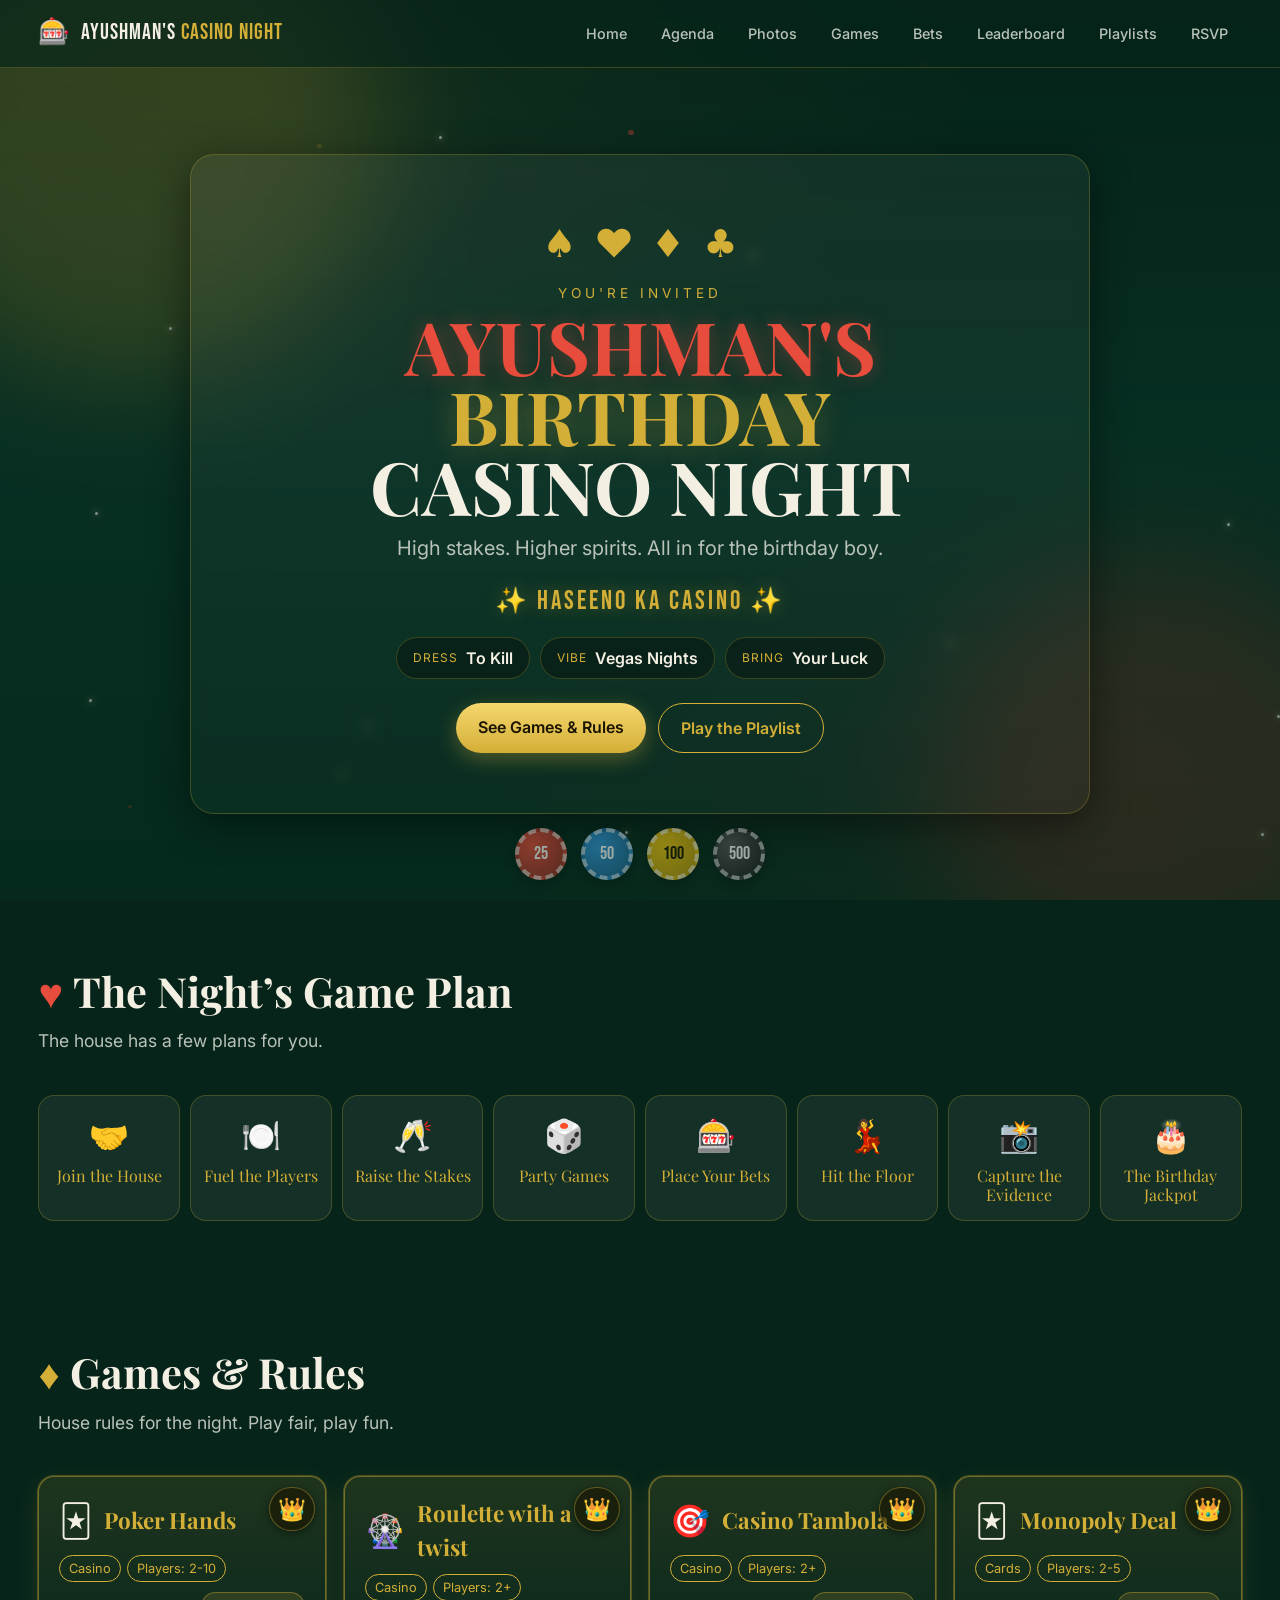
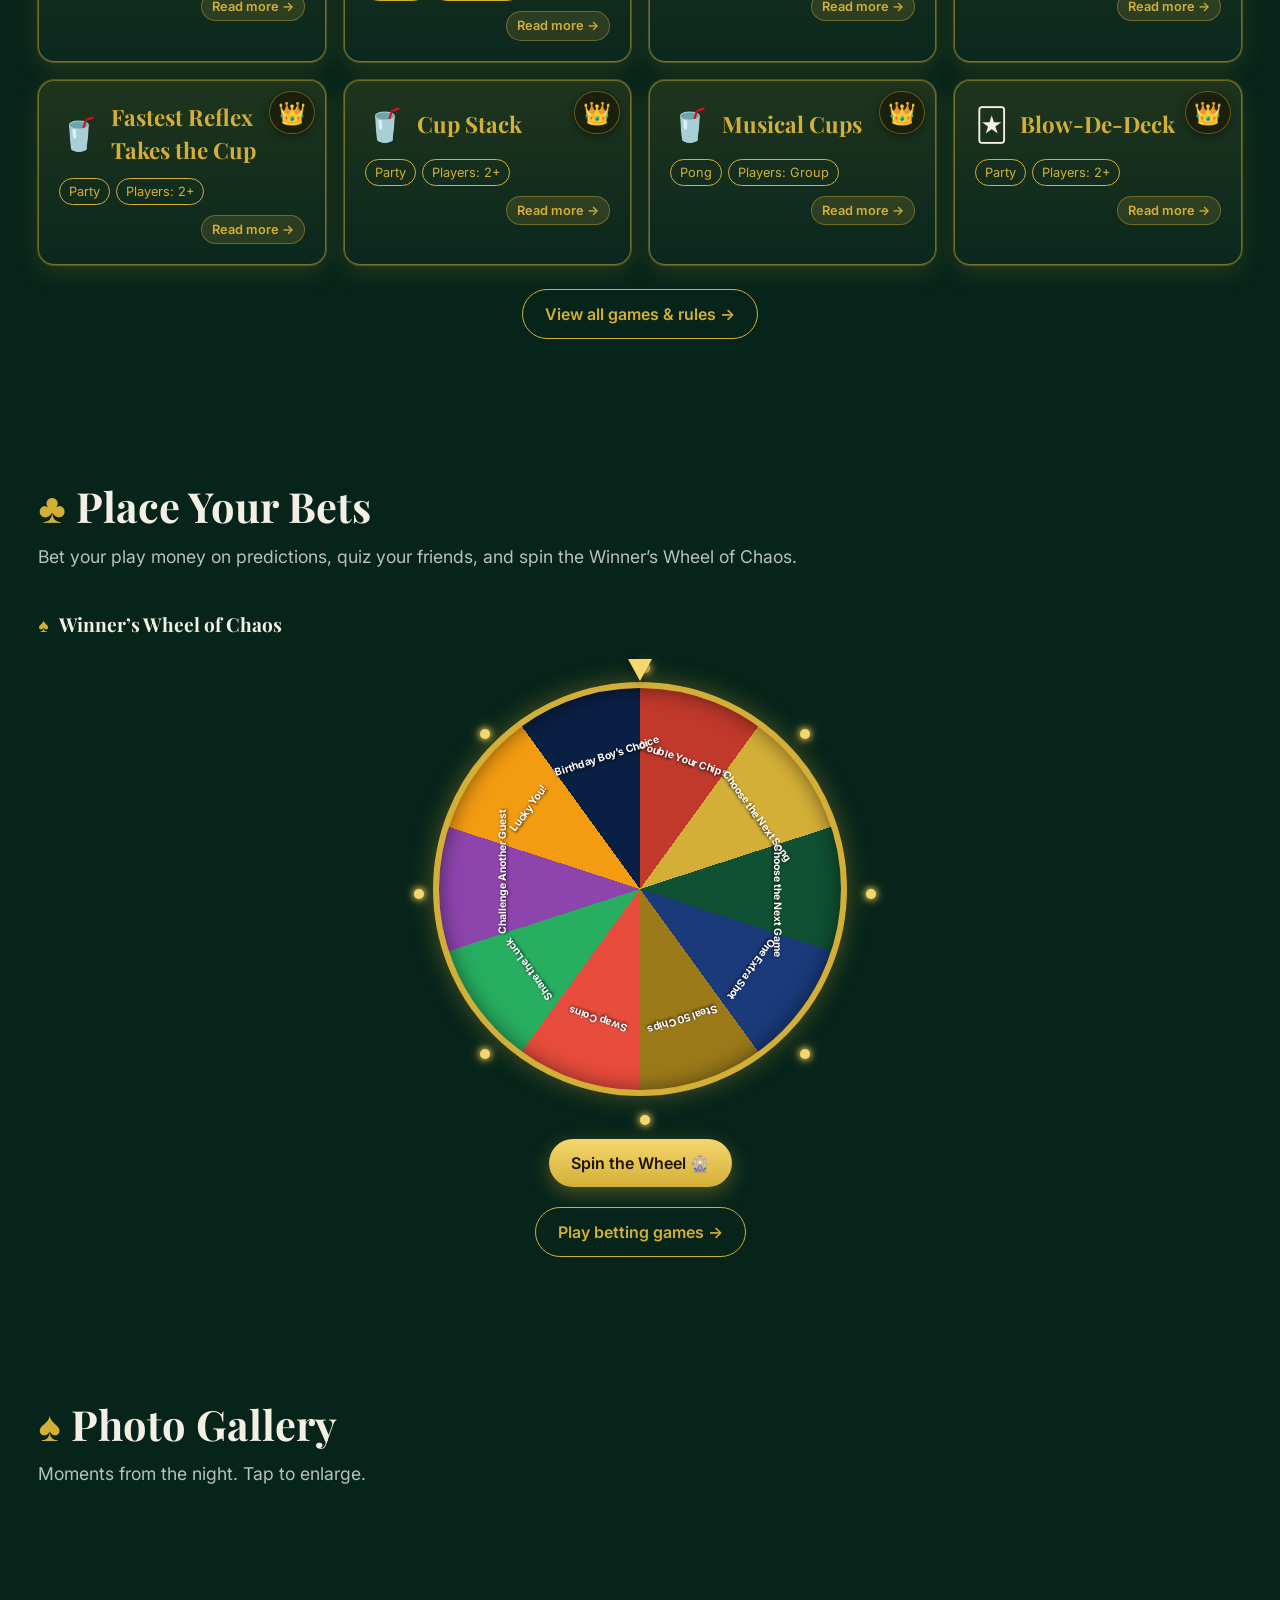
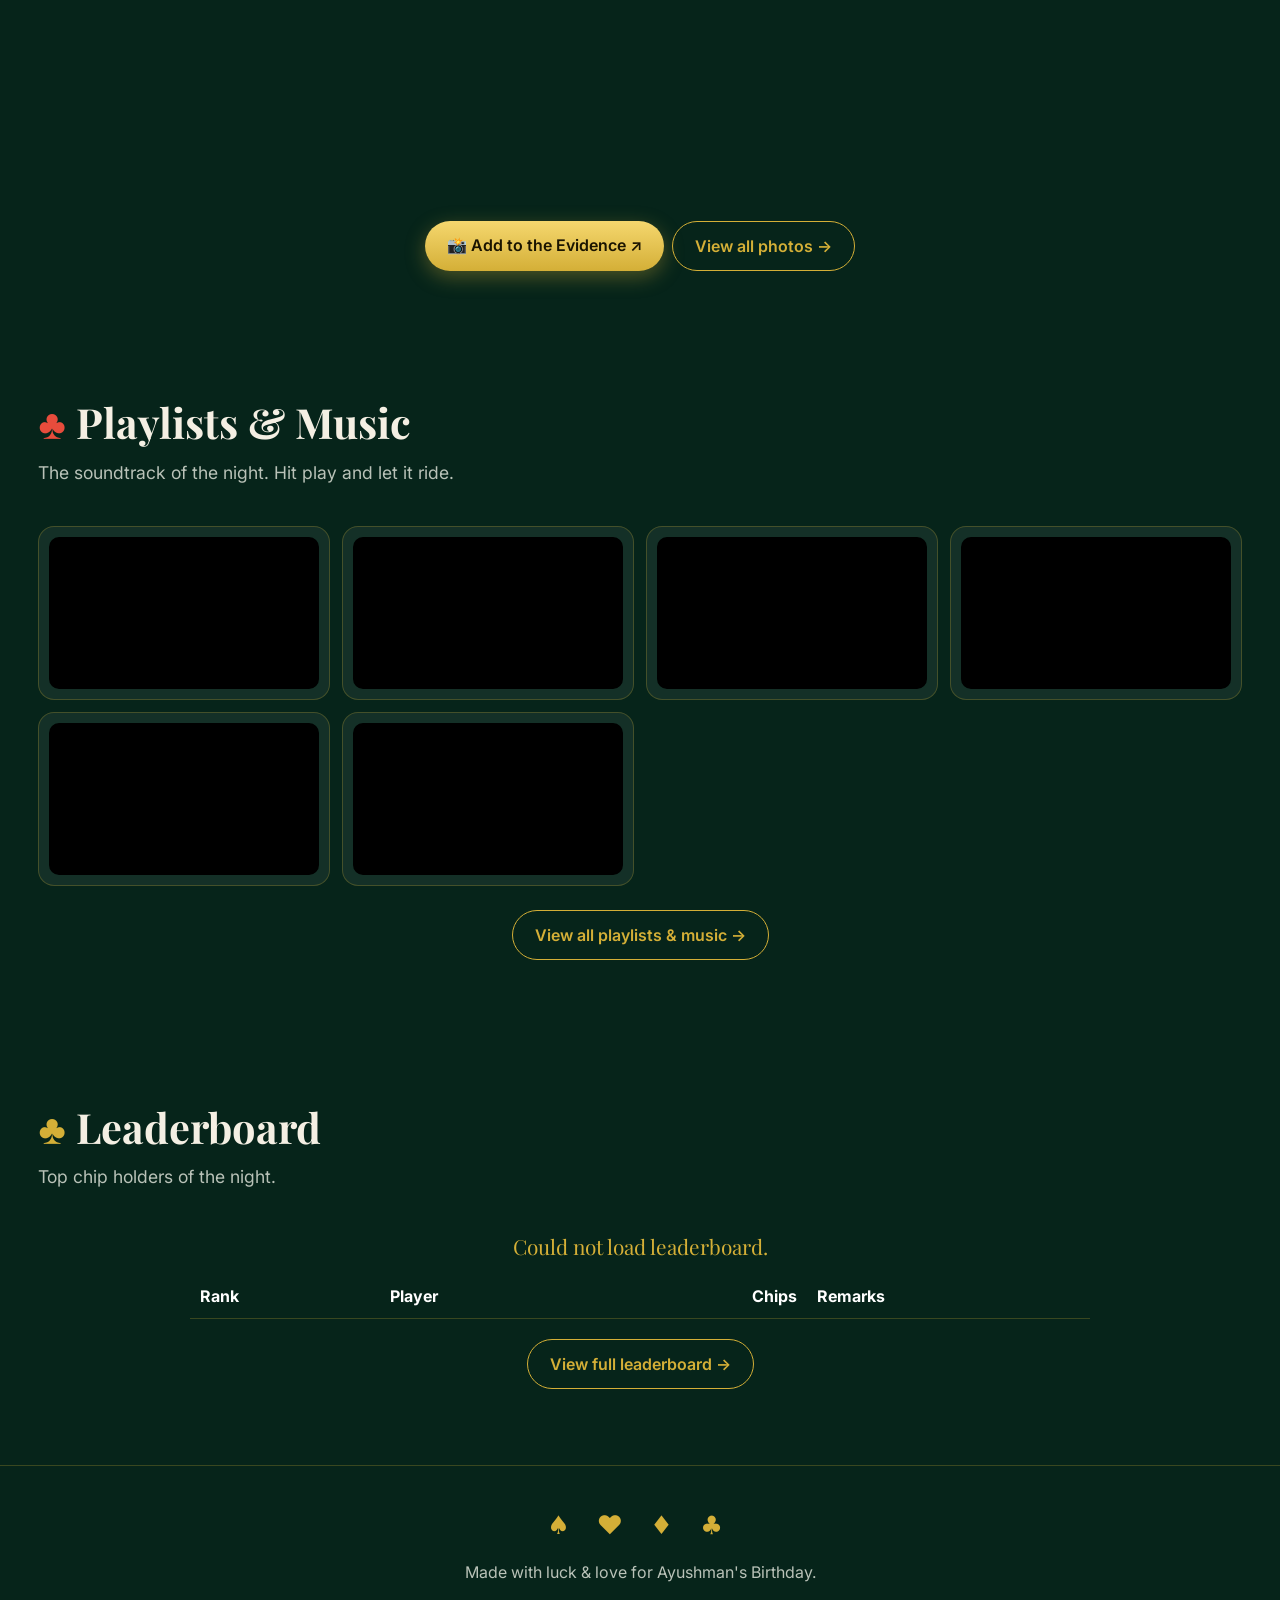
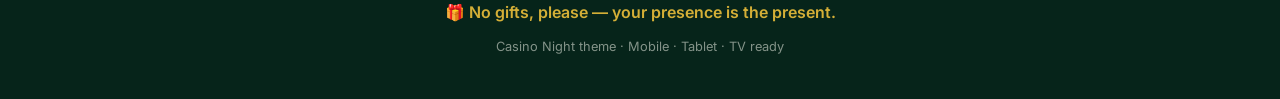
<file: index.html>
<!DOCTYPE html>
<html lang="en">
<head>
  <meta charset="UTF-8" />
  <meta name="referrer" content="strict-origin-when-cross-origin" />
  <meta name="viewport" content="width=device-width, initial-scale=1, viewport-fit=cover" />
  <meta name="theme-color" content="#0b3d2e" />
  <meta name="description" content="Ayushman's Birthday — Casino Night. Photos, artifacts, games & rules, and playlists." />
  <title>Ayushman's Birthday — Casino Night 🎰</title>
  <link rel="preconnect" href="https://fonts.googleapis.com" />
  <link rel="preconnect" href="https://fonts.gstatic.com" crossorigin />
  <link href="https://fonts.googleapis.com/css2?family=Playfair+Display:wght@600;700;800&family=Inter:wght@300;400;500;600;700&family=Bebas+Neue&display=swap" rel="stylesheet" />
  <link rel="stylesheet" href="styles.css" />
</head>
<body>
  <!-- Ambient background -->
  <div class="bg-ambient" aria-hidden="true">
    <div class="glow glow-1"></div>
    <div class="glow glow-2"></div>
    <div class="disco-ball" aria-hidden="true">🪩</div>
    <div class="balloons" id="balloons"></div>
    <div class="floating-cards" id="floatingCards"></div>
    <div class="floating-icons" id="floatingIcons"></div>
    <div class="star-dust" id="starDust"></div>
    <div class="particles" id="particles"></div>
  </div>

  <!-- Top nav -->
  <header class="topbar" role="banner">
    <div class="brand">
      <a href="index.html" style="display:flex;align-items:center;gap:10px;color:inherit;text-decoration:none;">
        <span class="chip-logo" aria-hidden="true">🎰</span>
        <span class="brand-text">AYUSHMAN'S <em>CASINO NIGHT</em></span>
      </a>
    </div>
    <nav class="nav" aria-label="Primary">
      <a href="index.html" class="nav-link">Home</a>
      <a href="index.html#agenda" class="nav-link">Agenda</a>
      <a href="photos.html" class="nav-link">Photos</a>
      <a href="games.html" class="nav-link">Games</a>
      <a href="bets.html" class="nav-link">Bets</a>
      <a href="leaderboard.html" class="nav-link">Leaderboard</a>
      <a href="music.html" class="nav-link">Playlists</a>
      <a href="rsvp.html" class="nav-link">RSVP</a>
    </nav>
    <button class="menu-btn" id="menuBtn" aria-label="Toggle menu" aria-expanded="false">☰</button>
  </header>

  <div id="fileBanner" style="display:none;background:#c0392b;color:#fff;padding:10px;text-align:center;font-weight:600;">⚠️ Open this page via http:// (not file://) for video playback. Enable GitHub Pages or run: python3 -m http.server 8000</div>
  <main id="main">
    <!-- HERO -->
    <section id="hero" class="section hero">
      <div class="hero-card">
        <div class="hero-suits" aria-hidden="true">
          <span>♠</span><span>♥</span><span>♦</span><span>♣</span>
        </div>
        <p class="eyebrow">You're invited</p>
        <h1 class="title">
          <span class="title-line red">AYUSHMAN'S</span>
          <span class="title-line gold">BIRTHDAY</span>
          <span class="title-line">CASINO NIGHT</span>
        </h1>
        <p class="subtitle">High stakes. Higher spirits. All in for the birthday boy.</p>
        <p class="tagline">✨ Haseeno ka Casino ✨</p>
        <div class="hero-meta">
          <div class="meta-pill"><span class="meta-label">Dress</span><span class="meta-val">To Kill</span></div>
          <div class="meta-pill"><span class="meta-label">Vibe</span><span class="meta-val">Vegas Nights</span></div>
          <div class="meta-pill"><span class="meta-label">Bring</span><span class="meta-val">Your Luck</span></div>
        </div>
        <div class="hero-cta">
          <a href="#games" class="btn btn-gold">See Games & Rules</a>
          <a href="#music" class="btn btn-outline">Play the Playlist</a>
        </div>
      </div>
      <div class="hero-chips" aria-hidden="true">
        <div class="chip chip-red">25</div>
        <div class="chip chip-blue">50</div>
        <div class="chip chip-gold">100</div>
        <div class="chip chip-black">500</div>
      </div>
    </section>

    <!-- AGENDA -->
    <section id="agenda" class="section">
      <div class="section-head">
        <h2 class="section-title"><span class="suit red">♥</span> The Night’s Game Plan</h2>
        <p class="section-sub">The house has a few plans for you.</p>
      </div>
      <div class="agenda" id="agendaGrid" style="margin-top:16px;"></div>
    </section>

    <!-- ARTIFACTS -->
    <section id="artifacts" class="section">
      <div class="section-head">
        <h2 class="section-title"><span class="suit red">♥</span> Artifacts</h2>
        <p class="section-sub">The props, decor & keepsakes of the night.</p>
      </div>
      <div class="artifacts" id="artifactsGrid"></div>
      <p class="empty-hint" id="artifactsEmpty" hidden>Add items in content.js - artifacts array.</p>
    </section>

    <!-- GAMES -->
    <section id="games" class="section">
      <div class="section-head">
        <h2 class="section-title"><span class="suit">♦</span> Games & Rules</h2>
        <p class="section-sub">House rules for the night. Play fair, play fun.</p>
      </div>
      <div class="games" id="gamesGrid" data-featured-only="true"></div>
      <p class="empty-hint" id="gamesEmpty" hidden>Add games in content.js - games array.</p>
      <p class="more-link-wrap"><a class="btn btn-outline" href="games.html">View all games & rules →</a></p>
    </section>

    <!-- BET -->
    <section id="bet" class="section">
      <div class="section-head">
        <h2 class="section-title"><span class="suit">♣</span> Place Your Bets</h2>
        <p class="section-sub">Bet your play money on predictions, quiz your friends, and spin the Winner’s Wheel of Chaos.</p>
      </div>
      <h3 class="section-title" style="font-size:1.2rem;text-align:center;margin-bottom:8px;"><span class="suit">♠</span> Winner’s Wheel of Chaos</h3>
      <div class="chaos-wheel-wrap">
        <div class="chaos-wheel" id="chaosWheel" aria-label="Winner’s Wheel of Chaos"></div>
        <div class="chaos-pointer" aria-hidden="true"></div>
      </div>
      <div style="text-align:center;margin-top:12px;">
        <button class="btn btn-gold" id="spinChaosBtn">Spin the Wheel 🎡</button>
      </div>
      <p class="bet-result" id="chaosResult" style="text-align:center;margin-top:10px;"></p>
      <p id="chaosNote" style="display:none;font-size:0.7rem;opacity:0.7;text-align:center;margin-top:4px;">* Result may differ slightly from the visual pointer position.</p>
      <p class="more-link-wrap" style="margin-top:20px;"><a class="btn btn-outline" href="bets.html">Play betting games →</a></p>
    </section>

<!-- PHOTOS -->
    <section id="photos" class="section">
      <div class="section-head">
        <h2 class="section-title"><span class="suit">♠</span> Photo Gallery</h2>
        <p class="section-sub">Moments from the night. Tap to enlarge.</p>
      </div>
      <div class="gallery" id="gallery" data-limit="8"></div>
      <div id="driveGalleryWrap" style="margin-top:8px;">
        <iframe id="driveGallery" src="https://drive.google.com/embeddedfolderview?id=1xhrSxGy-fkgBZGnk8MEoiKKZpoPcpyxq#grid" width="100%" height="280" frameborder="0" style="border:0;border-radius:8px;"></iframe>
      </div>
      <div class="photo-upload" style="text-align:center;margin-top:8px;display:flex;gap:8px;justify-content:center;flex-wrap:wrap;">
        <a id="photoFolderBtn" class="btn btn-gold" href="#" target="_blank" rel="noopener">📸 Add to the Evidence ↗</a>
        <a class="btn btn-outline" href="photos.html">View all photos →</a>
      </div>
    </section>

    <!-- MUSIC / PLAYLISTS -->
    <section id="music" class="section">
      <div class="section-head">
        <h2 class="section-title"><span class="suit red">♣</span> Playlists & Music</h2>
        <p class="section-sub">The soundtrack of the night. Hit play and let it ride.</p>
      </div>
      <div class="playlists" id="playlistsGrid" data-limit="responsive"></div>
      <p class="empty-hint" id="musicEmpty" hidden>Add playlists in content.js - playlists array.</p>
      <p class="more-link-wrap"><a class="btn btn-outline" href="music.html">View all playlists & music →</a></p>
    </section>

    <section id="leaderboard" class="section">
      <div class="section-head">
        <h2 class="section-title"><span class="suit">♣</span> Leaderboard</h2>
        <p class="section-sub">Top chip holders of the night.</p>
      </div>
      <div class="bet-board" style="max-width:900px;">
        <div id="leaderboardStatus" class="bet-result" style="margin-bottom:12px;">Loading leaderboard...</div>
        <div style="overflow-x:auto;">
          <table style="width:100%;border-collapse:collapse;color:#fff;">
            <thead>
              <tr style="border-bottom:1px solid var(--card-border);">
                <th style="padding:10px;text-align:left;">Rank</th>
                <th style="padding:10px;text-align:left;">Player</th>
                <th style="padding:10px;text-align:right;">Chips</th>
                <th style="padding:10px;text-align:left;">Remarks</th>
              </tr>
            </thead>
            <tbody id="leaderboardBody"></tbody>
          </table>
        </div>
        <p class="more-link-wrap" style="margin-top:20px;">
          <a class="btn btn-outline" href="leaderboard.html">View full leaderboard →</a>
        </p>
      </div>
    </section>

    <footer class="footer">
      <div class="footer-suits" aria-hidden="true">♠ ♥ ♦ ♣</div>
      <p>Made with luck & love for Ayushman's Birthday.</p>
      <p class="no-gifts">🎁 No gifts, please — your presence is the present.</p>
      <p class="footer-small">Casino Night theme · Mobile · Tablet · TV ready</p>
    </footer>
  </main>

  <!-- Lightbox -->
  <div class="lightbox" id="lightbox" role="dialog" aria-modal="true" aria-hidden="true">
    <button class="lb-close" id="lbClose" aria-label="Close">×</button>
    <button class="lb-nav lb-prev" id="lbPrev" aria-label="Previous">‹</button>
    <img id="lbImg" alt="" />
    <button class="lb-nav lb-next" id="lbNext" aria-label="Next">›</button>
    <div class="lb-caption" id="lbCaption"></div>
  </div>

  <!-- Image modal (for poker hands chart etc.) -->
  <div class="lightbox img-modal" id="imgModal" role="dialog" aria-modal="true" aria-hidden="true">
    <button class="lb-close" id="imgClose" aria-label="Close">×</button>
    <img id="imgModalImg" alt="" />
    <div class="lb-caption" id="imgModalCaption"></div>
  </div>

  <script>if (location.protocol === 'file:') { var b = document.getElementById('fileBanner'); if (b) b.style.display = 'block'; }</script>
  <!-- Game details modal -->
  <div class="lightbox game-modal" id="gameModal" role="dialog" aria-modal="true" aria-hidden="true">
    <button class="lb-close" id="gameClose" aria-label="Close">×</button>
    <div class="game-modal-body">
      <h2 id="gameModalTitle"></h2>
      <p id="gameModalMeta" class="game-modal-meta"></p>
      <div id="gameModalRules" class="game-modal-content"></div>
    </div>
  </div>

  <script src="content.js"></script>
  <script src="config.js"></script>

  <script src="core.js"></script>
  <script src="birthday-bets-data.js"></script>
  <script src="ambient.js"></script>
  <script src="ui-sections.js"></script>
  <script src="extras.js"></script>
  <script src="games-modal.js"></script>
  <script src="chaos.js"></script>
  <script src="leaderboard.js"></script>
  <script src="kbc.js"></script>
  <script src="birthday-bets.js"></script>
</body>
</html>
</file>
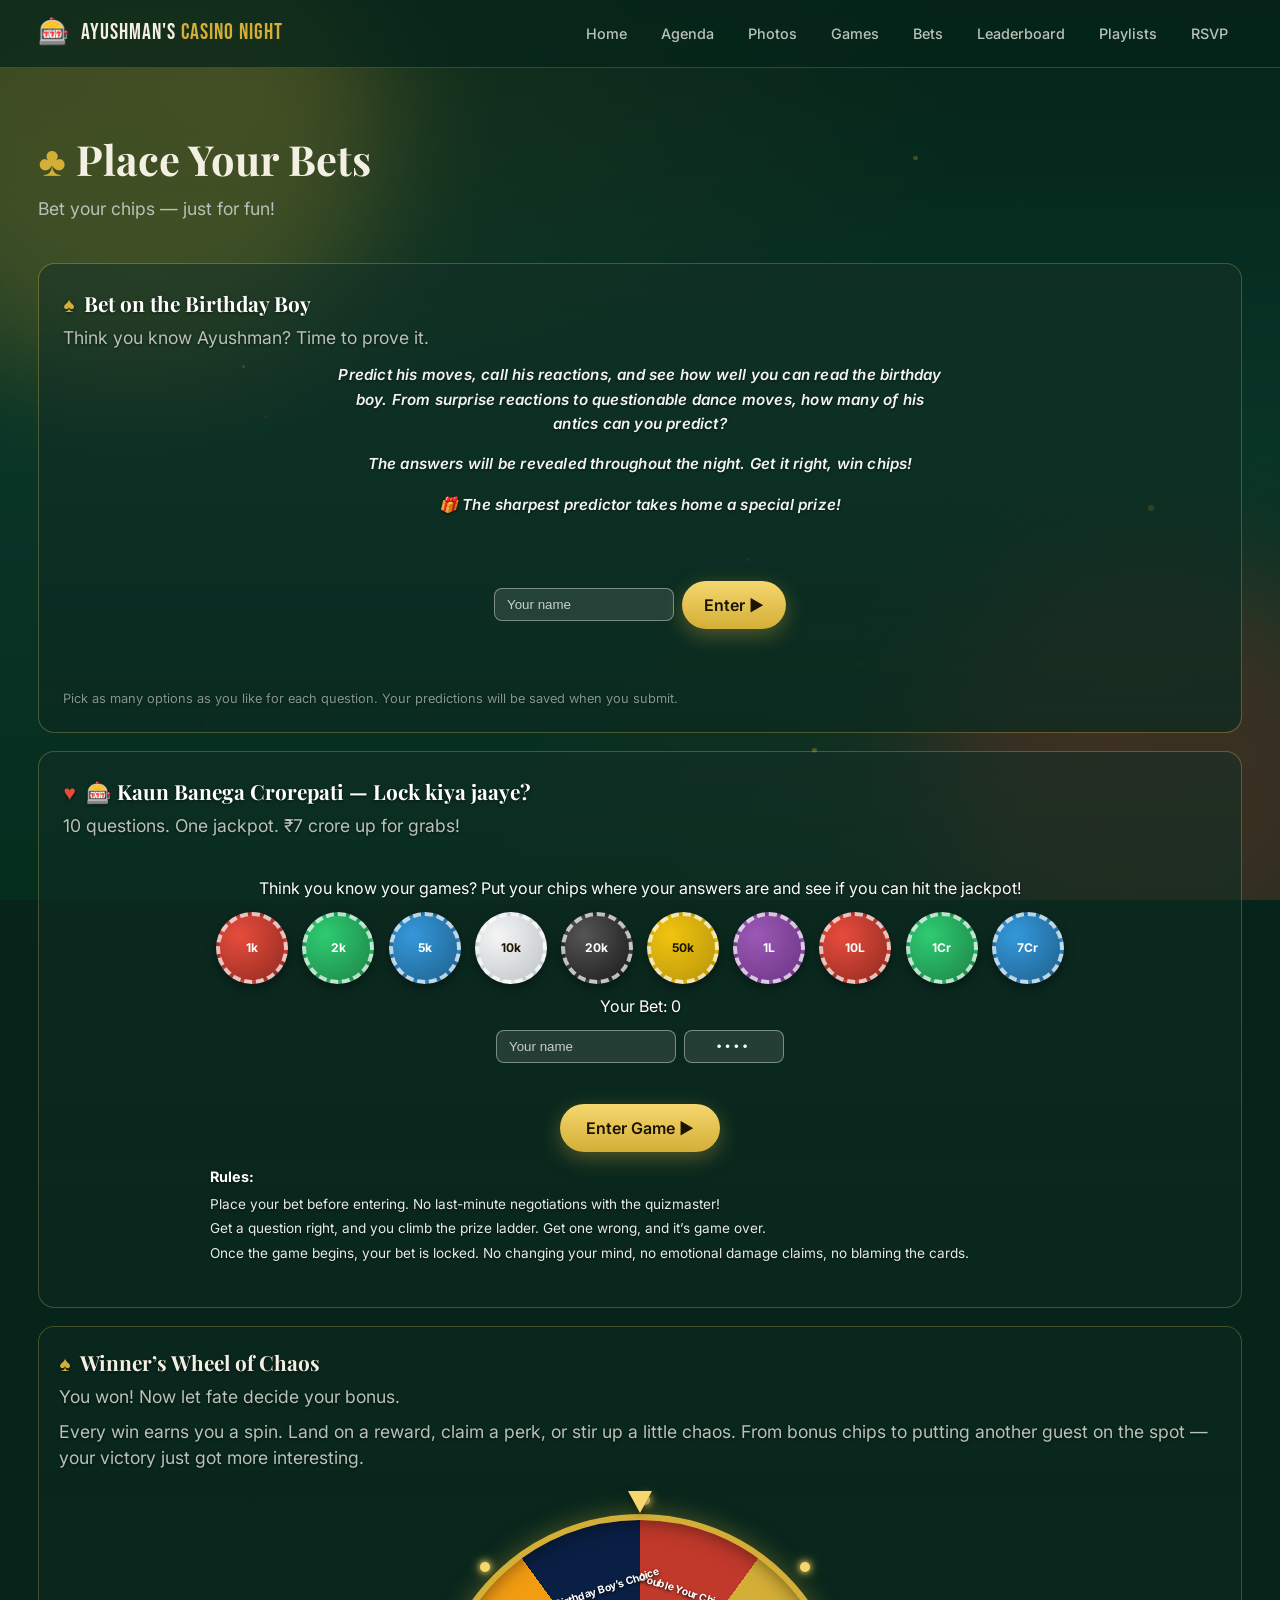
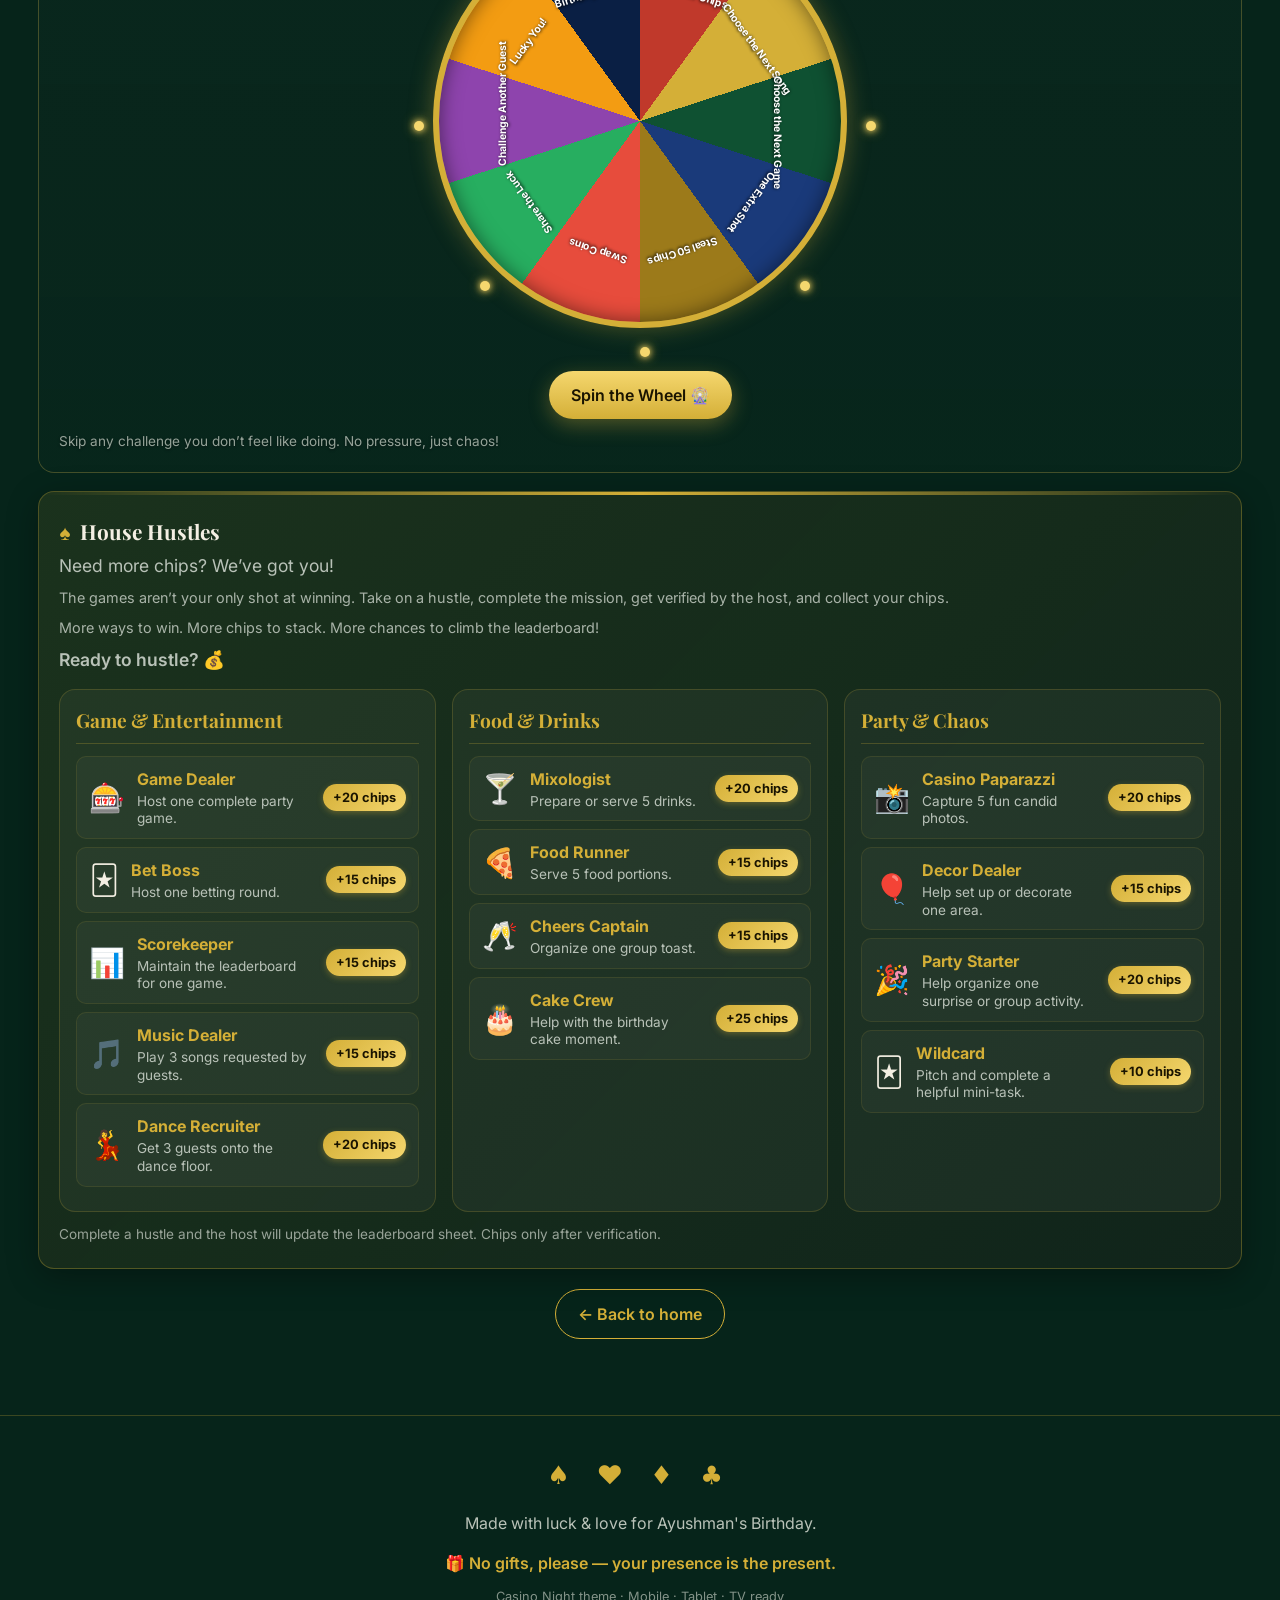
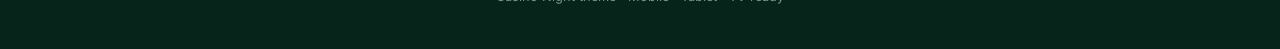
<file: bets.html>
<!DOCTYPE html>
<html lang="en">
<head>
  <meta charset="UTF-8" />
  <meta name="viewport" content="width=device-width, initial-scale=1, viewport-fit=cover" />
  <meta name="referrer" content="strict-origin-when-cross-origin" />
  <meta name="theme-color" content="#0b3d2e" />
  <title>Ayushman's Birthday — Bets 🎰</title>
  <link rel="preconnect" href="https://fonts.googleapis.com" />
  <link rel="preconnect" href="https://fonts.gstatic.com" crossorigin />
  <link href="https://fonts.googleapis.com/css2?family=Playfair+Display:wght@600;700;800&family=Inter:wght@300;400;500;600;700&family=Bebas+Neue&display=swap" rel="stylesheet" />
  <link rel="stylesheet" href="styles.css" />
</head>
<body>
  <div class="bg-ambient" aria-hidden="true">
    <div class="glow glow-1"></div>
    <div class="glow glow-2"></div>
    <div class="particles" id="particles"></div>
  </div>

  <header class="topbar" role="banner">
    <div class="brand">
      <a href="index.html" style="display:flex;align-items:center;gap:10px;color:inherit;text-decoration:none;">
        <span class="chip-logo" aria-hidden="true">🎰</span>
        <span class="brand-text">AYUSHMAN'S <em>CASINO NIGHT</em></span>
      </a>
    </div>
    <nav class="nav" aria-label="Primary">
      <a href="index.html" class="nav-link">Home</a>
      <a href="index.html#agenda" class="nav-link">Agenda</a>
      <a href="photos.html" class="nav-link">Photos</a>
      <a href="games.html" class="nav-link">Games</a>
      <a href="bets.html" class="nav-link">Bets</a>
      <a href="leaderboard.html" class="nav-link">Leaderboard</a>
      <a href="music.html" class="nav-link">Playlists</a>
      <a href="rsvp.html" class="nav-link">RSVP</a>
    </nav>
    <button class="menu-btn" id="menuBtn" aria-label="Toggle menu" aria-expanded="false">☰</button>
  </header>

  <main id="main">
    <section class="section">
      <div class="section-head">
        <h1 class="section-title"><span class="suit">♣</span> Place Your Bets</h1>
        <p class="section-sub">Bet your chips — just for fun!</p>
      </div>

      <div class="bet-block bet-birthday">
        <h3 class="section-title" style="font-size:1.3rem;"><span class="suit">♠</span> Bet on the Birthday Boy</h3>
        <p class="section-sub">Think you know Ayushman? Time to prove it.</p>
        <p class="section-sub bet-intro" style="margin-top:8px;">Predict his moves, call his reactions, and see how well you can read the birthday boy. From surprise reactions to questionable dance moves, how many of his antics can you predict?</p>
        <p class="section-sub bet-intro" style="margin-top:8px;">The answers will be revealed throughout the night. Get it right, win chips!</p>
        <p class="section-sub bet-intro" style="margin-top:8px;">🎁 The sharpest predictor takes home a special prize!</p>
        <div id="birthdayGate" style="margin:12px 0;padding:40px;">
          <div style="display:flex;gap:8px;flex-wrap:wrap;align-items:center;justify-content:center;margin:8px 0;">
            <input type="text" id="bbName" placeholder="Your name" style="padding:8px 12px;border-radius:8px;border:1px solid rgba(255,255,255,0.4);background:rgba(255,255,255,0.1);color:#fff;max-width:180px;flex:1;" />
            <input type="hidden" id="bbPin" value="9999" />
            <button class="btn btn-gold" id="bbEnterBtn">Enter ▶</button>
          </div>
          <p id="bbError" style="color:#ff6b6b;margin:4px 0;text-align:center;"></p>
        </div>
        <div class="bet-board" id="bbQuiz" style="display:none;margin-top:24px;position:relative;">
          <div class="question-backdrop">
            <p class="bet-question" id="bbQuestion"></p>
          </div>
          <div class="bet-options" id="bbOptions"></div>
          <p class="bet-result" id="bbResult"></p>
          <div class="kbc-footer">
            <p class="bet-score" id="bbProgress" style="margin:0;">Question 1 of 1</p>
            <button class="btn btn-gold" id="bbLockBtn">Next Question ▶</button>
          </div>
        </div>
        <div class="bet-board" id="bbSummary" style="display:none;">
          <p class="bet-question">Your Predictions</p>
          <div id="bbSummaryList" style="text-align:left;"></div>
          <p class="bet-result" id="bbThanks"></p>
        </div>
        <p class="section-sub" style="margin-top:12px;font-size:0.8rem;opacity:0.7;">Pick as many options as you like for each question. Your predictions will be saved when you submit.</p>
      </div>


<div class="bet-block bet-jackpot">
        <h3 class="section-title" style="font-size:1.3rem;"><span class="suit red">♥</span> 🎰 Kaun Banega Crorepati — Lock kiya jaaye?</h3>
        <p class="section-sub" style="margin-bottom:16px;">10 questions. One jackpot. ₹7 crore up for grabs!</p>
        <div class="bet-board jackpot-board" id="kbcIntro">
          <p style="color:#fff;margin:0 0 12px;text-align:center;">Think you know your games? Put your chips where your answers are and see if you can hit the jackpot!</p>
          <div class="bet-chips" id="introChips" style="margin:0 0 10px 0;width:100%;"></div>
          <p class="bet-selected" id="introSelected" style="color:#fff;margin:0 0 12px;text-align:center;">Your Bet: 0</p>
          <div style="display:flex;gap:8px;flex-wrap:wrap;align-items:center;justify-content:center;margin:8px 0;">
            <input type="text" id="playerNameInput" placeholder="Your name" style="padding:8px 12px;border-radius:8px;border:1px solid rgba(255,255,255,0.4);background:rgba(255,255,255,0.1);color:#fff;max-width:180px;flex:1;" />
            <input type="password" id="pinInput" placeholder="PIN" maxlength="4" inputmode="numeric" value="2025" style="padding:8px 12px;border-radius:8px;border:1px solid rgba(255,255,255,0.4);background:rgba(255,255,255,0.1);color:#fff;max-width:100px;letter-spacing:4px;text-align:center;" />
          </div>
          <p class="bet-result" id="pinError" style="color:#ff6b6b;margin:4px 0;text-align:center;"></p>
          <button class="btn btn-gold" id="enterGameBtn" style="min-width:160px;">Enter Game ▶</button>
          <div class="bet-rules" style="color:#fff;margin:12px 0 0;text-align:left;width:100%;">
            <strong style="font-size:0.9rem;">Rules:</strong>
            <p style="margin:6px 0 0;font-size:0.85rem;line-height:1.5;opacity:0.9;">Place your bet before entering. No last-minute negotiations with the quizmaster!</p>
            <p style="margin:4px 0 0;font-size:0.85rem;line-height:1.5;opacity:0.9;">Get a question right, and you climb the prize ladder. Get one wrong, and it’s game over.</p>
            <p style="margin:4px 0 0;font-size:0.85rem;line-height:1.5;opacity:0.9;">Once the game begins, your bet is locked. No changing your mind, no emotional damage claims, no blaming the cards.</p>
          </div>
        </div>
        <div class="bet-board kbc-screen" id="betQuiz" style="display:none;">
          <div class="kbc-question" id="betQuestion"></div>
          <div class="kbc-options" id="betOptions"></div>
          <p class="bet-result" id="betResult"></p>
          <div class="kbc-footer">
            <p class="bet-score" id="betScore" style="margin:0;">Score: 0</p>
            <button class="btn btn-gold" id="placeBetBtn">Lock Answer</button>
          </div>
          <button class="btn btn-outline" id="nextQBtn" style="margin-top:8px;display:none;">Next Question</button>
        </div>
        </div>
      </div>

      
<!-- moved: not required (not designed well) -->
      <div class="bet-block" style="display:none;">
        <h3 class="section-title" style="font-size:1.3rem;"><span class="suit red">♥</span> How Well Do You Know Ayushman?</h3>
        <p class="section-sub">Fast, funny quiz — answer simultaneously. Winner gets the title of "Ayushman's Official Favourite Person" for the night!</p>
        <ul class="bet-list">
          <li>His most-used phrase?</li>
          <li>His biggest pet peeve?</li>
          <li>His dream holiday?</li>
          <li>What would he buy if he won a jackpot?</li>
          <li>What is his most predictable habit?</li>
          <li>A few questions only his closest friends could answer.</li>
        </ul>
        <p class="bet-result" style="margin-top:12px;">Reveal answers throughout the evening. 🏆</p>
      </div>

      

      <div class="bet-block chaos-curtain">
        <h3 class="section-title" style="font-size:1.3rem;"><span class="suit">♠</span> Winner’s Wheel of Chaos</h3>
        <p class="section-sub">You won! Now let fate decide your bonus.</p>
        <p class="section-sub" style="margin-top:8px;">Every win earns you a spin. Land on a reward, claim a perk, or stir up a little chaos. From bonus chips to putting another guest on the spot — your victory just got more interesting.</p>
        <div class="chaos-wheel-wrap">
          <div class="chaos-wheel" id="chaosWheel" aria-label="Winner’s Wheel of Chaos"></div>
          <div class="chaos-pointer" aria-hidden="true"></div>
        </div>
        <div style="text-align:center;margin-top:12px;">
          <button class="btn btn-gold" id="spinChaosBtn">Spin the Wheel 🎡</button>
        </div>
        <p class="bet-result" id="chaosResult" style="text-align:center;margin-top:10px;"></p>
      <p id="chaosNote" style="display:none;font-size:0.7rem;opacity:0.7;text-align:center;margin-top:4px;">* Result may differ slightly from the visual pointer position.</p>
          <p class="section-sub" style="margin-top:12px;font-size:0.85rem;opacity:0.8;">Skip any challenge you don’t feel like doing. No pressure, just chaos!</p>
        </div>
      </div>

      <div class="bet-block hh-modern">
        <h3 class="section-title" style="font-size:1.3rem;"><span class="suit">♠</span> House Hustles</h3>
        <p class="section-sub">Need more chips? We’ve got you!</p>
        <p class="section-sub" style="margin-top:8px;font-size:0.9rem;opacity:0.9;">The games aren’t your only shot at winning. Take on a hustle, complete the mission, get verified by the host, and collect your chips.</p>
        <p class="section-sub" style="margin-top:8px;font-size:0.9rem;opacity:0.9;">More ways to win. More chips to stack. More chances to climb the leaderboard!</p>
        <p class="section-sub" style="margin-top:8px;font-weight:600;">Ready to hustle? 💰</p>

        <div class="hh-grid">
          <div class="hh-cat-modern">
            <h4 class="hh-cat-title-modern">Game &amp; Entertainment</h4>
            <div class="hh-task"><span class="hh-icon">🎰</span><div class="hh-info"><strong>Game Dealer</strong><p>Host one complete party game.</p></div><span class="hh-reward">+20 chips</span></div>
            <div class="hh-task"><span class="hh-icon">🃏</span><div class="hh-info"><strong>Bet Boss</strong><p>Host one betting round.</p></div><span class="hh-reward">+15 chips</span></div>
            <div class="hh-task"><span class="hh-icon">📊</span><div class="hh-info"><strong>Scorekeeper</strong><p>Maintain the leaderboard for one game.</p></div><span class="hh-reward">+15 chips</span></div>
            <div class="hh-task"><span class="hh-icon">🎵</span><div class="hh-info"><strong>Music Dealer</strong><p>Play 3 songs requested by guests.</p></div><span class="hh-reward">+15 chips</span></div>
            <div class="hh-task"><span class="hh-icon">💃</span><div class="hh-info"><strong>Dance Recruiter</strong><p>Get 3 guests onto the dance floor.</p></div><span class="hh-reward">+20 chips</span></div>
          </div>

          <div class="hh-cat-modern">
            <h4 class="hh-cat-title-modern">Food &amp; Drinks</h4>
            <div class="hh-task"><span class="hh-icon">🍸</span><div class="hh-info"><strong>Mixologist</strong><p>Prepare or serve 5 drinks.</p></div><span class="hh-reward">+20 chips</span></div>
            <div class="hh-task"><span class="hh-icon">🍕</span><div class="hh-info"><strong>Food Runner</strong><p>Serve 5 food portions.</p></div><span class="hh-reward">+15 chips</span></div>
            <div class="hh-task"><span class="hh-icon">🥂</span><div class="hh-info"><strong>Cheers Captain</strong><p>Organize one group toast.</p></div><span class="hh-reward">+15 chips</span></div>
            <div class="hh-task"><span class="hh-icon">🎂</span><div class="hh-info"><strong>Cake Crew</strong><p>Help with the birthday cake moment.</p></div><span class="hh-reward">+25 chips</span></div>
          </div>

          <div class="hh-cat-modern">
            <h4 class="hh-cat-title-modern">Party &amp; Chaos</h4>
            <div class="hh-task"><span class="hh-icon">📸</span><div class="hh-info"><strong>Casino Paparazzi</strong><p>Capture 5 fun candid photos.</p></div><span class="hh-reward">+20 chips</span></div>
            <div class="hh-task"><span class="hh-icon">🎈</span><div class="hh-info"><strong>Decor Dealer</strong><p>Help set up or decorate one area.</p></div><span class="hh-reward">+15 chips</span></div>
            <div class="hh-task"><span class="hh-icon">🎉</span><div class="hh-info"><strong>Party Starter</strong><p>Help organize one surprise or group activity.</p></div><span class="hh-reward">+20 chips</span></div>
            <div class="hh-task"><span class="hh-icon">🃏</span><div class="hh-info"><strong>Wildcard</strong><p>Pitch and complete a helpful mini-task.</p></div><span class="hh-reward">+10 chips</span></div>
          </div>
        </div>

        <p class="section-sub" style="margin-top:12px;font-size:0.85rem;opacity:0.8;">Complete a hustle and the host will update the leaderboard sheet. Chips only after verification.</p>
      </div>


      <p class="more-link-wrap" style="margin-top:20px;"><a class="btn btn-outline" href="index.html">← Back to home</a></p>
    </section>
  </main>

  <footer class="footer">
    <div class="footer-suits" aria-hidden="true">♠ ♥ ♦ ♣</div>
    <p>Made with luck & love for Ayushman's Birthday.</p>
    <p class="no-gifts">🎁 No gifts, please — your presence is the present.</p>
    <p class="footer-small">Casino Night theme · Mobile · Tablet · TV ready</p>
  </footer>

  <script src="config.js"></script>
  <script src="birthday-bets-data.js"></script>
  <script src="content.js"></script>
  <script src="core.js"></script>
  <script src="ambient.js"></script>
  <script src="ui-sections.js"></script>
  <script src="extras.js"></script>
  <script src="games-modal.js"></script>
  <script src="chaos.js"></script>
  <script src="kbc.js"></script>
  <script src="birthday-bets.js"></script>
</body>
</html>
</file>
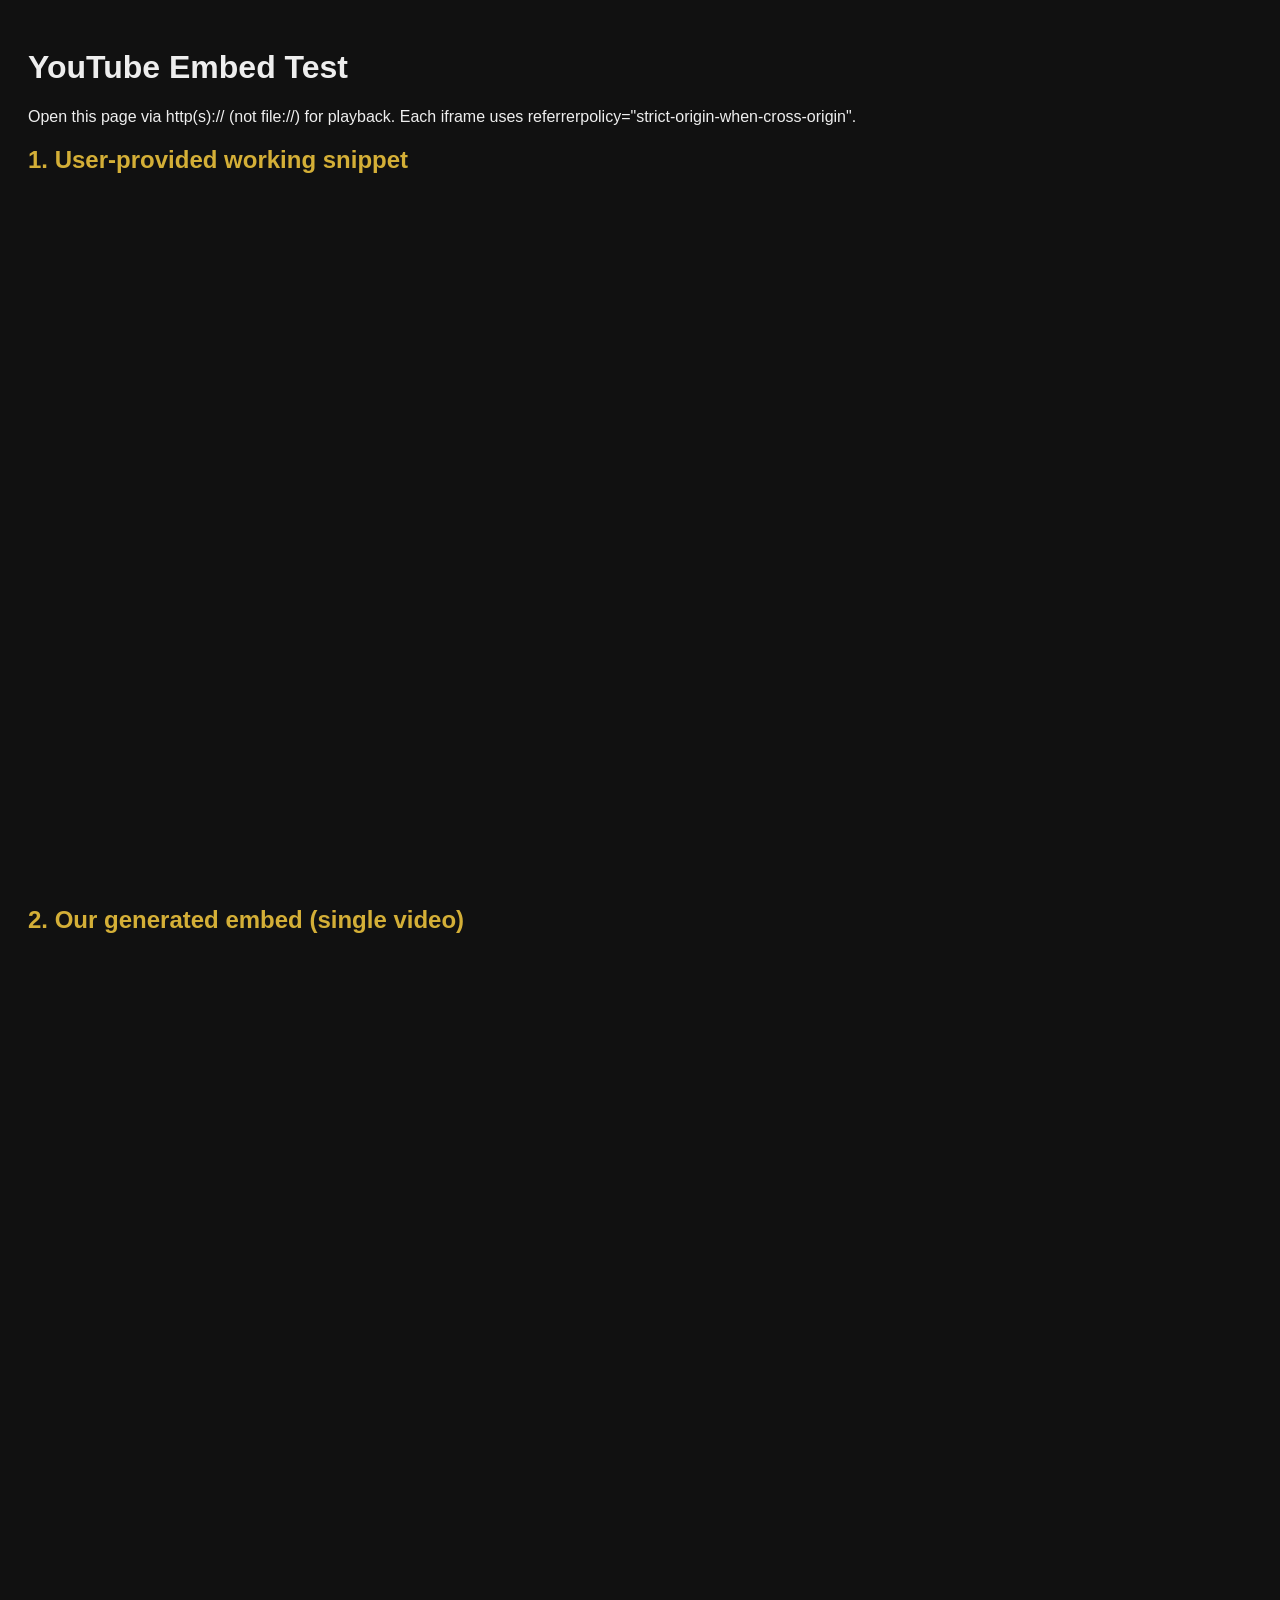
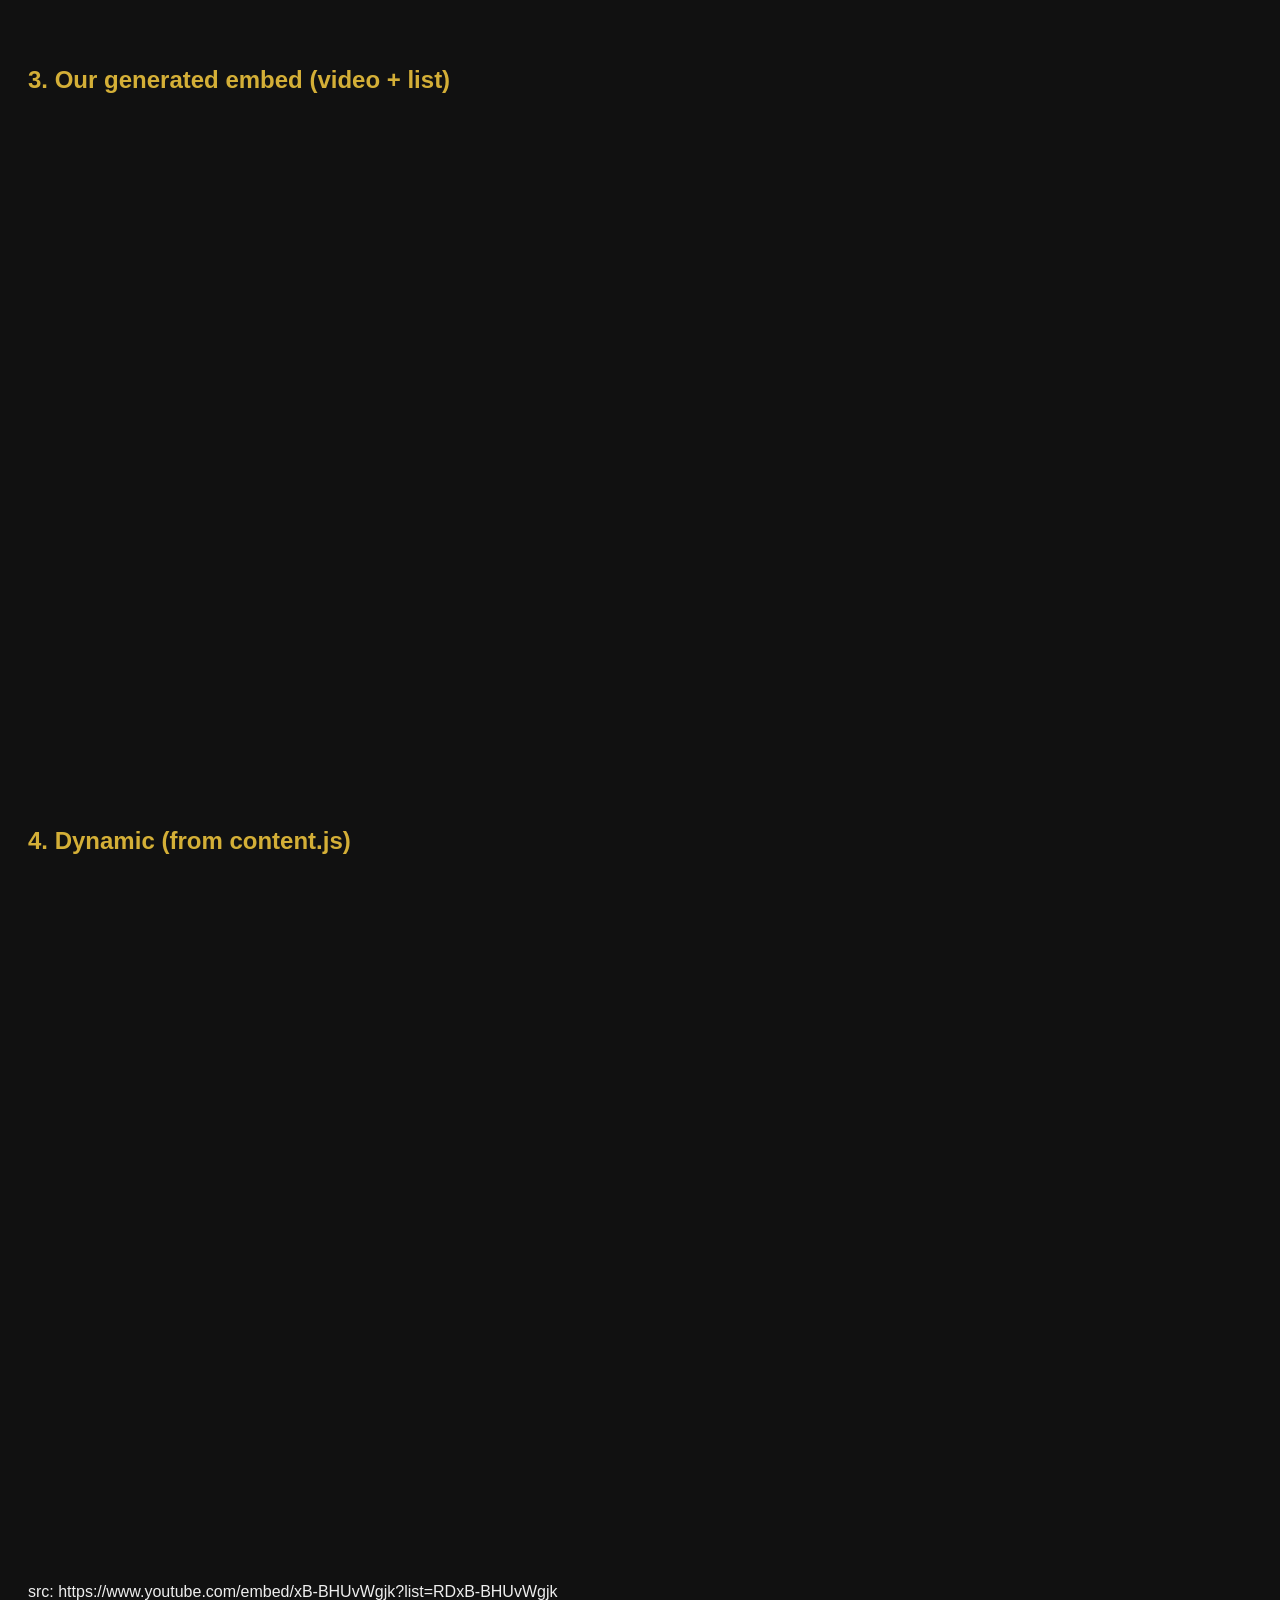
<file: embed-test.html>
<!DOCTYPE html>
<html lang="en">
<head>
  <meta charset="UTF-8" />
  <meta name="referrer" content="strict-origin-when-cross-origin" />
  <title>Embed Test</title>
  <style>body{font-family:sans-serif;padding:20px;background:#111;color:#eee;} .row{display:grid;grid-template-columns:1fr 1fr;gap:16px;margin-bottom:24px;} iframe{width:100%;aspect-ratio:16/9;border:0;border-radius:8px;} h2{color:#d4af37;}</style>
</head>
<body>
  <h1>YouTube Embed Test</h1>
  <p>Open this page via http(s):// (not file://) for playback. Each iframe uses referrerpolicy="strict-origin-when-cross-origin".</p>

  <h2>1. User-provided working snippet</h2>
  <iframe src="https://www.youtube.com/embed/mdPrweVv7DE?si=Ux8DtVA25OqCaHl5" title="YouTube video player" frameborder="0" allow="accelerometer; autoplay; clipboard-write; encrypted-media; gyroscope; picture-in-picture; web-share" referrerpolicy="strict-origin-when-cross-origin" allowfullscreen></iframe>

  <h2>2. Our generated embed (single video)</h2>
  <iframe src="https://www.youtube.com/embed/mdPrweVv7DE" title="test" frameborder="0" allow="accelerometer; autoplay; clipboard-write; encrypted-media; gyroscope; picture-in-picture; web-share" referrerpolicy="strict-origin-when-cross-origin" allowfullscreen></iframe>

  <h2>3. Our generated embed (video + list)</h2>
  <iframe src="https://www.youtube.com/embed/mdPrweVv7DE?list=RDmdPrweVv7DE" title="test2" frameborder="0" allow="accelerometer; autoplay; clipboard-write; encrypted-media; gyroscope; picture-in-picture; web-share" referrerpolicy="strict-origin-when-cross-origin" allowfullscreen></iframe>

  <h2>4. Dynamic (from content.js)</h2>
  <div id="dyn"></div>
  <script src="content.js"></script>
  <script src="core.js"></script>
  <script src="birthday-bets-data.js"></script>
  <script src="ambient.js"></script>
  <script src="ui-sections.js"></script>
  <script src="extras.js"></script>
  <script src="games-modal.js"></script>
  <script src="chaos.js"></script>
  <script src="kbc.js"></script>
  <script src="birthday-bets.js"></script>
  <script>
    const pl = (window.CONTENT.playlists || [])[0];
    if (pl) {
      const u = window.toEmbedUrl(pl.url);
      const f = document.createElement('iframe');
      f.src = u; f.referrerPolicy = 'strict-origin-when-cross-origin';
      f.allow = 'accelerometer; autoplay; clipboard-write; encrypted-media; gyroscope; picture-in-picture; web-share';
      f.allowFullscreen = true;
      document.getElementById('dyn').appendChild(f);
      document.getElementById('dyn').insertAdjacentHTML('beforeend', '<p>src: ' + u + '</p>');
    }
  </script>
</body>
</html>
</file>
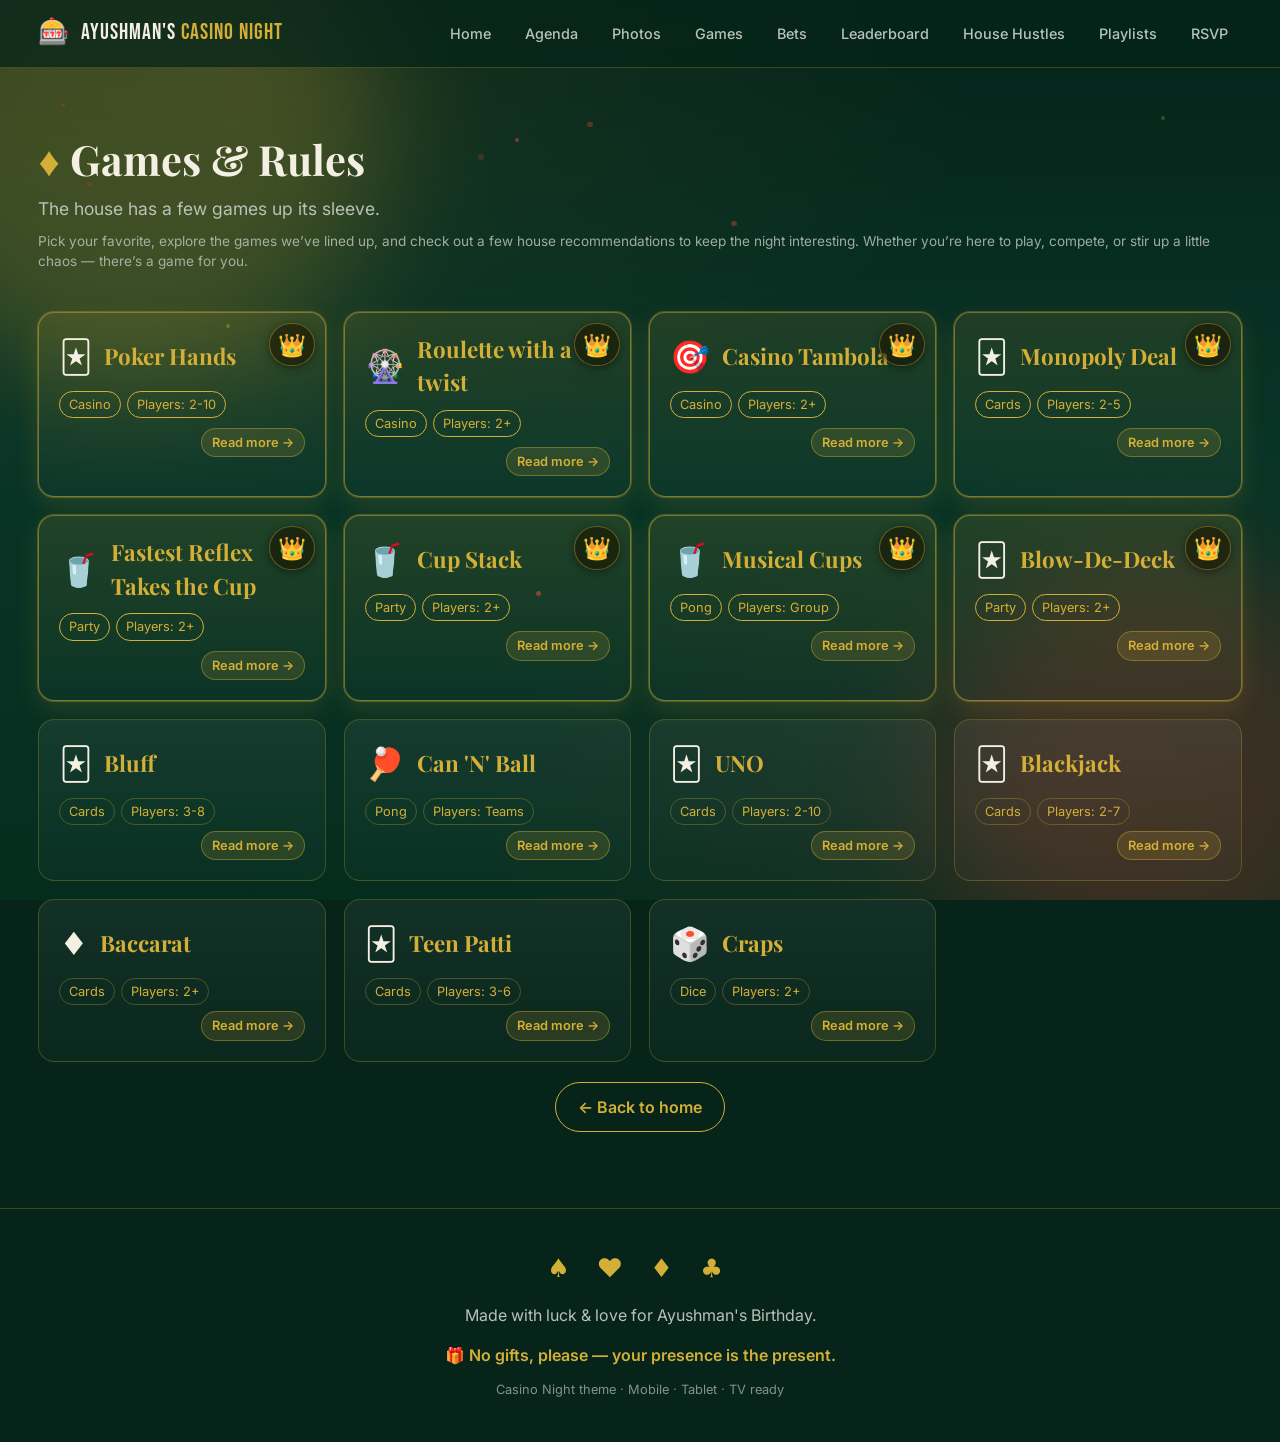
<file: games.html>
<!DOCTYPE html>
<html lang="en">
<head>
  <meta charset="UTF-8" />
  <meta name="viewport" content="width=device-width, initial-scale=1, viewport-fit=cover" />
  <meta name="referrer" content="strict-origin-when-cross-origin" />
  <meta name="theme-color" content="#0b3d2e" />
  <title>Ayushman's Birthday — Games & Rules 🎰</title>
  <link rel="preconnect" href="https://fonts.googleapis.com" />
  <link rel="preconnect" href="https://fonts.gstatic.com" crossorigin />
  <link href="https://fonts.googleapis.com/css2?family=Playfair+Display:wght@600;700;800&family=Inter:wght@300;400;500;600;700&family=Bebas+Neue&display=swap" rel="stylesheet" />
  <link rel="stylesheet" href="styles.css" />
</head>
<body>
  <div class="bg-ambient" aria-hidden="true">
    <div class="glow glow-1"></div>
    <div class="glow glow-2"></div>
    <div class="particles" id="particles"></div>
  </div>

  <header class="topbar" role="banner">
    <div class="brand">
      <a href="index.html" style="display:flex;align-items:center;gap:10px;color:inherit;text-decoration:none;">
        <span class="chip-logo" aria-hidden="true">🎰</span>
        <span class="brand-text">AYUSHMAN'S <em>CASINO NIGHT</em></span>
      </a>
    </div>
    <nav class="nav" aria-label="Primary">
      <a href="index.html" class="nav-link">Home</a>
      <a href="index.html#agenda" class="nav-link">Agenda</a>
      <a href="photos.html" class="nav-link">Photos</a>
      <a href="games.html" class="nav-link">Games</a>
      <a href="bets.html" class="nav-link">Bets</a>
      <a href="leaderboard.html" class="nav-link">Leaderboard</a>
      <a href="house-hustles.html" class="nav-link">House Hustles</a>
      <a href="music.html" class="nav-link">Playlists</a>
      <a href="rsvp.html" class="nav-link">RSVP</a>
    </nav>
    <button class="menu-btn" id="menuBtn" aria-label="Toggle menu" aria-expanded="false">☰</button>
  </header>

  <main id="main">
    <section class="section">
      <div class="section-head">
        <h1 class="section-title"><span class="suit">♦</span> Games & Rules</h1>
        <p class="section-sub">The house has a few games up its sleeve.</p>
        <p class="section-sub" style="margin-top:8px;font-size:0.85rem;opacity:0.85;">Pick your favorite, explore the games we’ve lined up, and check out a few house recommendations to keep the night interesting. Whether you’re here to play, compete, or stir up a little chaos — there’s a game for you.</p>
      </div>
      <div class="games" id="gamesGrid"></div>
      <p class="empty-hint" id="gamesEmpty" hidden>Add games in <code>content.js</code> → <code>games</code> array.</p>
      <p class="more-link-wrap" style="margin-top:20px;"><a class="btn btn-outline" href="index.html">← Back to home</a></p>
    </section>
  </main>

  <footer class="footer">
    <div class="footer-suits" aria-hidden="true">♠ ♥ ♦ ♣</div>
    <p>Made with luck & love for Ayushman's Birthday.</p>
    <p class="no-gifts">🎁 No gifts, please — your presence is the present.</p>
    <p class="footer-small">Casino Night theme · Mobile · Tablet · TV ready</p>
  </footer>

  <!-- Game details modal -->
  <div class="lightbox game-modal" id="gameModal" role="dialog" aria-modal="true" aria-hidden="true">
    <button class="lb-close" id="gameClose" aria-label="Close">×</button>
    <div class="game-modal-body">
      <h2 id="gameModalTitle"></h2>
      <p id="gameModalMeta" class="game-modal-meta"></p>
      <div id="gameModalRules" class="game-modal-content"></div>
    </div>
  </div>

  <script src="content.js"></script>
  <script src="core.js"></script>
  <script src="birthday-bets-data.js"></script>
  <script src="ambient.js"></script>
  <script src="ui-sections.js"></script>
  <script src="extras.js"></script>
  <script src="games-modal.js"></script>
  <script src="chaos.js"></script>
  <script src="kbc.js"></script>
  <script src="birthday-bets.js"></script>
</body>
</html>
</file>
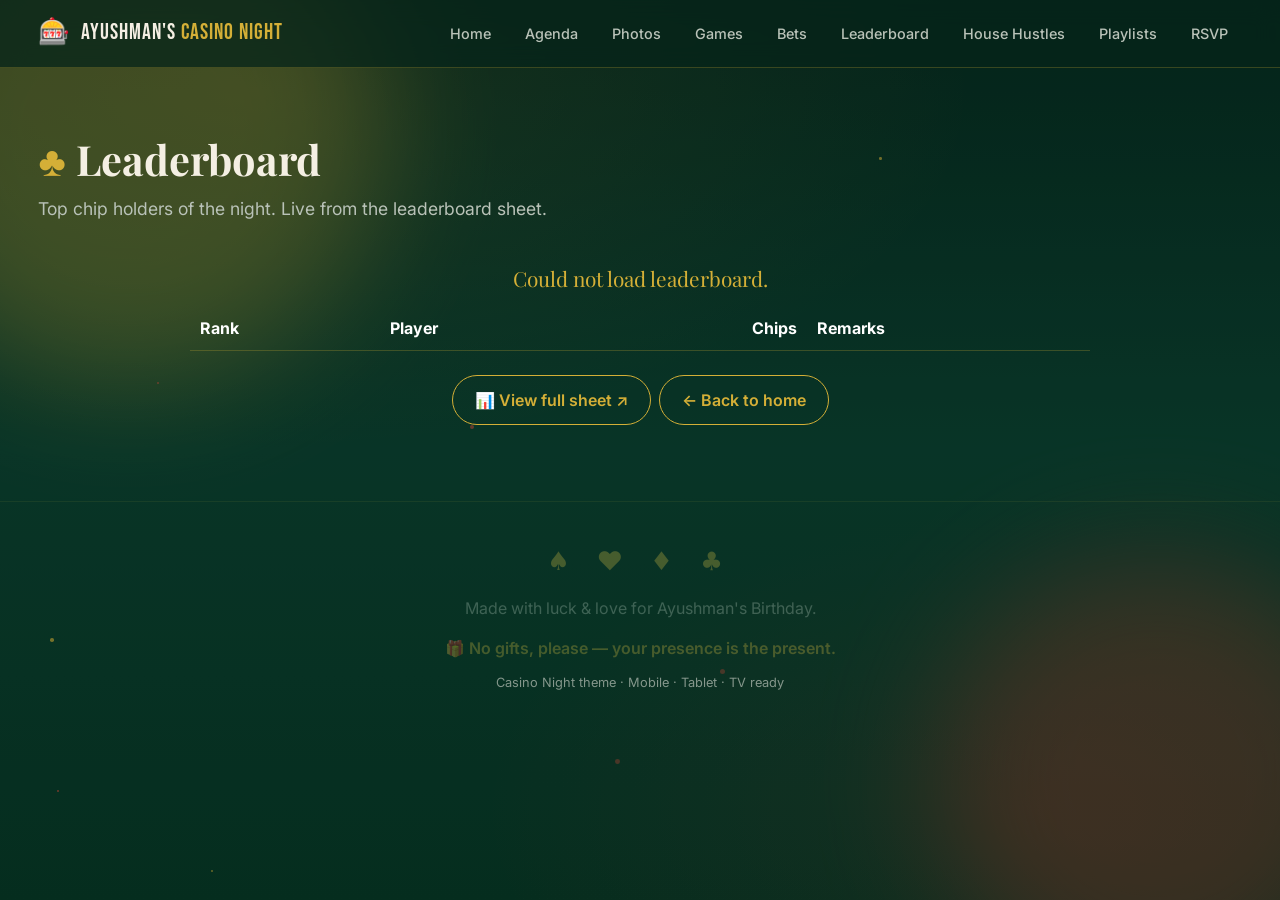
<file: leaderboard.html>
<!DOCTYPE html>
<html lang="en">
<head>
  <meta charset="UTF-8" />
  <meta name="viewport" content="width=device-width, initial-scale=1, viewport-fit=cover" />
  <meta name="referrer" content="strict-origin-when-cross-origin" />
  <meta name="theme-color" content="#0b3d2e" />
  <title>Ayushman's Birthday — Leaderboard 🎰</title>
  <link rel="preconnect" href="https://fonts.googleapis.com" />
  <link rel="preconnect" href="https://fonts.gstatic.com" crossorigin />
  <link href="https://fonts.googleapis.com/css2?family=Playfair+Display:wght@600;700;800&family=Inter:wght@300;400;500;600;700&family=Bebas+Neue&display=swap" rel="stylesheet" />
  <link rel="stylesheet" href="styles.css" />
</head>
<body>
  <div class="bg-ambient" aria-hidden="true">
    <div class="glow glow-1"></div>
    <div class="glow glow-2"></div>
    <div class="particles" id="particles"></div>
  </div>

  <header class="topbar" role="banner">
    <div class="brand">
      <a href="index.html" style="display:flex;align-items:center;gap:10px;color:inherit;text-decoration:none;">
        <span class="chip-logo" aria-hidden="true">🎰</span>
        <span class="brand-text">AYUSHMAN'S <em>CASINO NIGHT</em></span>
      </a>
    </div>
    <nav class="nav" aria-label="Primary">
      <a href="index.html" class="nav-link">Home</a>
      <a href="index.html#agenda" class="nav-link">Agenda</a>
      <a href="photos.html" class="nav-link">Photos</a>
      <a href="games.html" class="nav-link">Games</a>
      <a href="bets.html" class="nav-link">Bets</a>
      <a href="leaderboard.html" class="nav-link">Leaderboard</a>
      <a href="house-hustles.html" class="nav-link">House Hustles</a>
      <a href="music.html" class="nav-link">Playlists</a>
      <a href="rsvp.html" class="nav-link">RSVP</a>
    </nav>
    <button class="menu-btn" id="menuBtn" aria-label="Toggle menu" aria-expanded="false">☰</button>
  </header>

  <main id="main">
    <section class="section">
      <div class="section-head">
        <h1 class="section-title"><span class="suit">♣</span> Leaderboard</h1>
        <p class="section-sub">Top chip holders of the night. Live from the leaderboard sheet.</p>
      </div>
      <div class="bet-board" style="max-width:900px;">
        <div id="leaderboardStatus" class="bet-result" style="margin-bottom:12px;"></div>
        <div id="leaderboardWrap" style="overflow-x:auto;">
          <table id="leaderboardTable" style="width:100%;border-collapse:collapse;color:#fff;">
            <thead>
              <tr style="border-bottom:1px solid var(--card-border);">
                <th style="padding:10px;text-align:left;">Rank</th>
                <th style="padding:10px;text-align:left;">Player</th>
                <th style="padding:10px;text-align:right;">Chips</th>
                <th style="padding:10px;text-align:left;">Remarks</th>
              </tr>
            </thead>
            <tbody id="leaderboardBody"></tbody>
          </table>
        </div>
        <p class="more-link-wrap" style="display:flex;gap:8px;justify-content:center;flex-wrap:wrap;">
          <a class="btn btn-outline" href="https://docs.google.com/spreadsheets/d/1i2jMxx5CVeGnoat2cgX0f4qlbvH4ZxCpFpeEBSx8POM/edit?usp=sharing" target="_blank" rel="noopener">📊 View full sheet ↗</a>
          <a class="btn btn-outline" href="index.html">← Back to home</a>
        </p>
      </div>
    </section>
  </main>

  <footer class="footer">
    <div class="footer-suits" aria-hidden="true">♠ ♥ ♦ ♣</div>
    <p>Made with luck & love for Ayushman's Birthday.</p>
    <p class="no-gifts">🎁 No gifts, please — your presence is the present.</p>
    <p class="footer-small">Casino Night theme · Mobile · Tablet · TV ready</p>
  </footer>

  <script src="config.js"></script>
  <script src="content.js"></script>
  <script src="core.js"></script>
  <script src="ambient.js"></script>
  <script src="ui-sections.js"></script>
  <script src="extras.js"></script>
  <script src="games-modal.js"></script>
  <script src="chaos.js"></script>
  <script src="kbc.js"></script>
  <script src="birthday-bets.js"></script>
  <script src="leaderboard.js"></script>
</body>
</html>
</file>
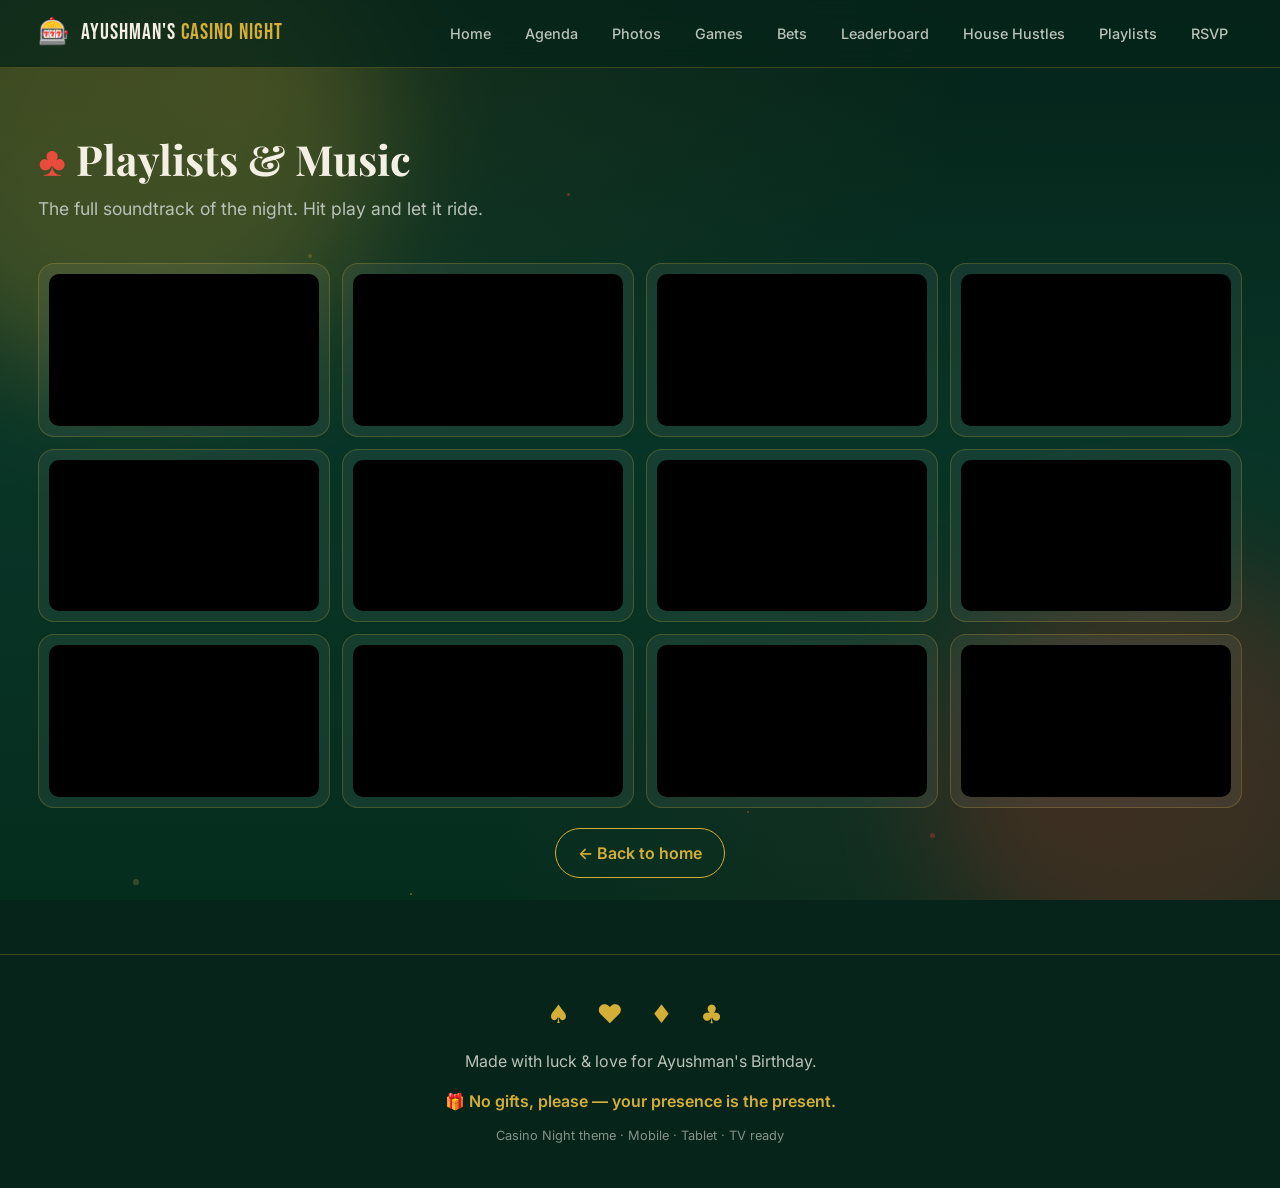
<file: music.html>
<!DOCTYPE html>
<html lang="en">
<head>
  <meta charset="UTF-8" />
  <meta name="viewport" content="width=device-width, initial-scale=1, viewport-fit=cover" />
  <meta name="referrer" content="strict-origin-when-cross-origin" />
  <meta name="theme-color" content="#0b3d2e" />
  <title>Ayushman's Birthday — Playlists & Music 🎰</title>
  <link rel="preconnect" href="https://fonts.googleapis.com" />
  <link rel="preconnect" href="https://fonts.gstatic.com" crossorigin />
  <link href="https://fonts.googleapis.com/css2?family=Playfair+Display:wght@600;700;800&family=Inter:wght@300;400;500;600;700&family=Bebas+Neue&display=swap" rel="stylesheet" />
  <link rel="stylesheet" href="styles.css" />
</head>
<body>
  <div class="bg-ambient" aria-hidden="true">
    <div class="glow glow-1"></div>
    <div class="glow glow-2"></div>
    <div class="particles" id="particles"></div>
  </div>

  <header class="topbar" role="banner">
    <div class="brand">
      <a href="index.html" style="display:flex;align-items:center;gap:10px;color:inherit;text-decoration:none;">
        <span class="chip-logo" aria-hidden="true">🎰</span>
        <span class="brand-text">AYUSHMAN'S <em>CASINO NIGHT</em></span>
      </a>
    </div>
    <nav class="nav" aria-label="Primary">
      <a href="index.html" class="nav-link">Home</a>
      <a href="index.html#agenda" class="nav-link">Agenda</a>
      <a href="photos.html" class="nav-link">Photos</a>
      <a href="games.html" class="nav-link">Games</a>
      <a href="bets.html" class="nav-link">Bets</a>
      <a href="leaderboard.html" class="nav-link">Leaderboard</a>
      <a href="house-hustles.html" class="nav-link">House Hustles</a>
      <a href="music.html" class="nav-link">Playlists</a>
      <a href="rsvp.html" class="nav-link">RSVP</a>
    </nav>
    <button class="menu-btn" id="menuBtn" aria-label="Toggle menu" aria-expanded="false">☰</button>
  </header>

  <main id="main">
    <section class="section">
      <div class="section-head">
        <h1 class="section-title"><span class="suit red">♣</span> Playlists & Music</h1>
        <p class="section-sub">The full soundtrack of the night. Hit play and let it ride.</p>
      </div>
      <div class="playlists" id="playlistsGrid"></div>
      <p class="empty-hint" id="musicEmpty" hidden>Add playlists in <code>content.js</code> → <code>playlists</code> array.</p>
      <p class="more-link-wrap" style="margin-top:20px;"><a class="btn btn-outline" href="index.html">← Back to home</a></p>
    </section>
  </main>

  <footer class="footer">
    <div class="footer-suits" aria-hidden="true">♠ ♥ ♦ ♣</div>
    <p>Made with luck & love for Ayushman's Birthday.</p>
    <p class="no-gifts">🎁 No gifts, please — your presence is the present.</p>
    <p class="footer-small">Casino Night theme · Mobile · Tablet · TV ready</p>
  </footer>

  <script src="content.js"></script>
  <script src="core.js"></script>
  <script src="birthday-bets-data.js"></script>
  <script src="ambient.js"></script>
  <script src="ui-sections.js"></script>
  <script src="extras.js"></script>
  <script src="games-modal.js"></script>
  <script src="chaos.js"></script>
  <script src="kbc.js"></script>
  <script src="birthday-bets.js"></script>
</body>
</html>
</file>
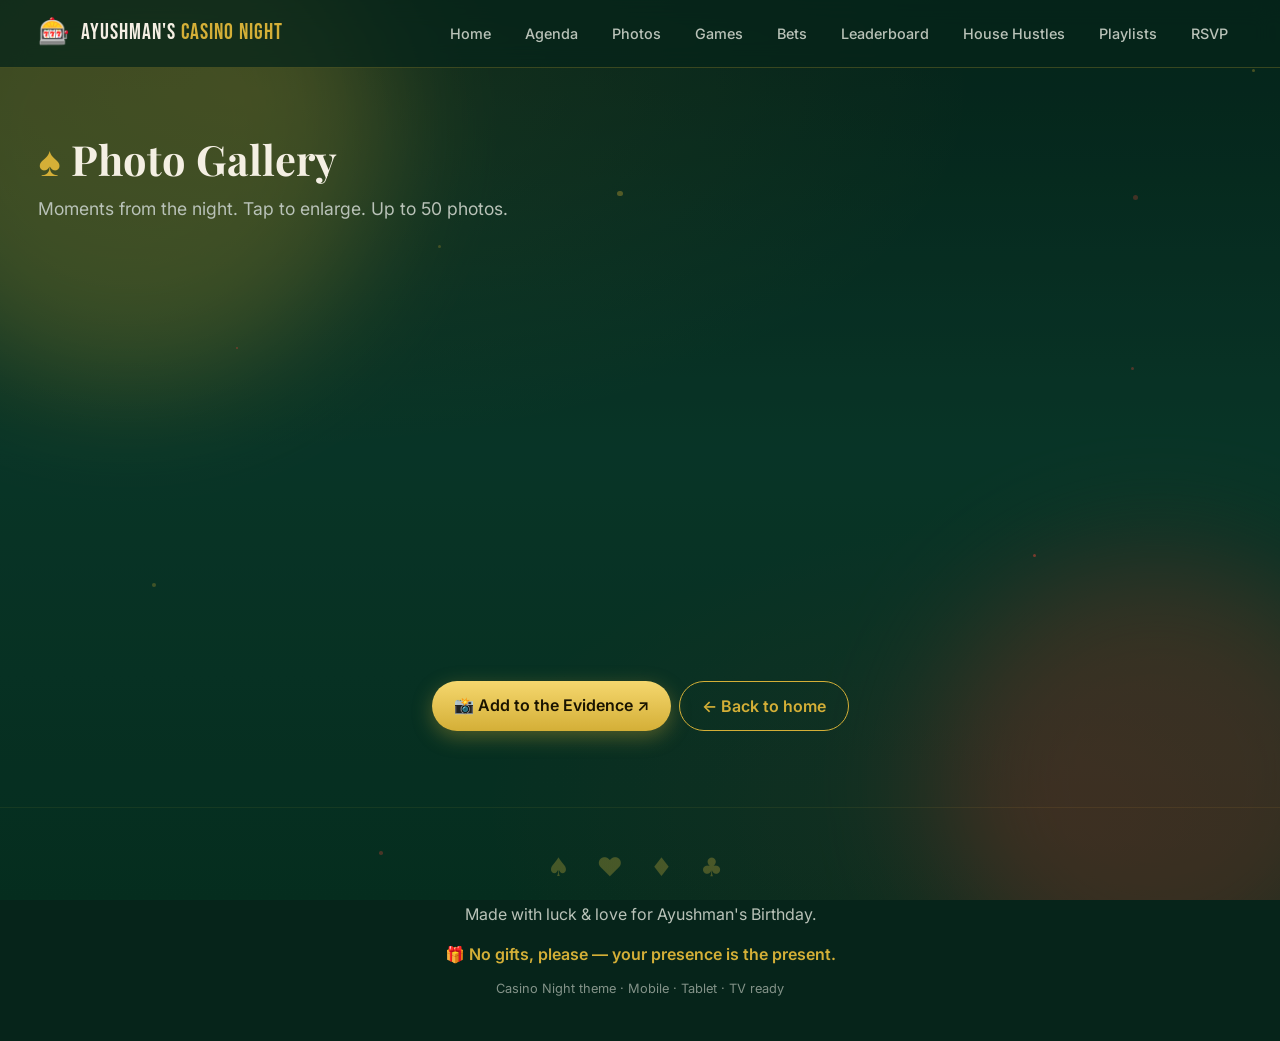
<file: photos.html>
<!DOCTYPE html>
<html lang="en">
<head>
  <meta charset="UTF-8" />
  <meta name="viewport" content="width=device-width, initial-scale=1, viewport-fit=cover" />
  <meta name="referrer" content="strict-origin-when-cross-origin" />
  <meta name="theme-color" content="#0b3d2e" />
  <title>Ayushman's Birthday — Photos 🎰</title>
  <link rel="preconnect" href="https://fonts.googleapis.com" />
  <link rel="preconnect" href="https://fonts.gstatic.com" crossorigin />
  <link href="https://fonts.googleapis.com/css2?family=Playfair+Display:wght@600;700;800&family=Inter:wght@300;400;500;600;700&family=Bebas+Neue&display=swap" rel="stylesheet" />
  <link rel="stylesheet" href="styles.css" />
</head>
<body>
  <div class="bg-ambient" aria-hidden="true">
    <div class="glow glow-1"></div>
    <div class="glow glow-2"></div>
    <div class="particles" id="particles"></div>
  </div>

  <header class="topbar" role="banner">
    <div class="brand">
      <a href="index.html" style="display:flex;align-items:center;gap:10px;color:inherit;text-decoration:none;">
        <span class="chip-logo" aria-hidden="true">🎰</span>
        <span class="brand-text">AYUSHMAN'S <em>CASINO NIGHT</em></span>
      </a>
    </div>
    <nav class="nav" aria-label="Primary">
      <a href="index.html" class="nav-link">Home</a>
      <a href="index.html#agenda" class="nav-link">Agenda</a>
      <a href="photos.html" class="nav-link">Photos</a>
      <a href="games.html" class="nav-link">Games</a>
      <a href="bets.html" class="nav-link">Bets</a>
      <a href="leaderboard.html" class="nav-link">Leaderboard</a>
      <a href="house-hustles.html" class="nav-link">House Hustles</a>
      <a href="music.html" class="nav-link">Playlists</a>
      <a href="rsvp.html" class="nav-link">RSVP</a>
    </nav>
    <button class="menu-btn" id="menuBtn" aria-label="Toggle menu" aria-expanded="false">☰</button>
  </header>

  <main id="main">
    <section class="section">
      <div class="section-head">
        <h1 class="section-title"><span class="suit">♠</span> Photo Gallery</h1>
        <p class="section-sub">Moments from the night. Tap to enlarge. Up to 50 photos.</p>
      </div>
      <div class="gallery" id="gallery" data-limit="50"></div>
      <div id="driveGalleryWrap" style="margin-top:8px;">
        <iframe id="driveGallery" src="https://drive.google.com/embeddedfolderview?id=1xhrSxGy-fkgBZGnk8MEoiKKZpoPcpyxq#grid" width="100%" height="400" frameborder="0" style="border:0;border-radius:8px;"></iframe>
      </div>
      <p class="more-link-wrap" style="margin-top:12px;display:flex;gap:8px;justify-content:center;flex-wrap:wrap;">
        <a id="photoFolderBtn" class="btn btn-gold" href="#" target="_blank" rel="noopener">📸 Add to the Evidence ↗</a>
        <a class="btn btn-outline" href="index.html">← Back to home</a>
      </p>
    </section>
  </main>

  <footer class="footer">
    <div class="footer-suits" aria-hidden="true">♠ ♥ ♦ ♣</div>
    <p>Made with luck & love for Ayushman's Birthday.</p>
    <p class="no-gifts">🎁 No gifts, please — your presence is the present.</p>
    <p class="footer-small">Casino Night theme · Mobile · Tablet · TV ready</p>
  </footer>

  <script src="content.js"></script>
  <script src="core.js"></script>
  <script src="birthday-bets-data.js"></script>
  <script src="ambient.js"></script>
  <script src="ui-sections.js"></script>
  <script src="extras.js"></script>
  <script src="games-modal.js"></script>
  <script src="chaos.js"></script>
  <script src="kbc.js"></script>
  <script src="birthday-bets.js"></script>
</body>
</html>
</file>
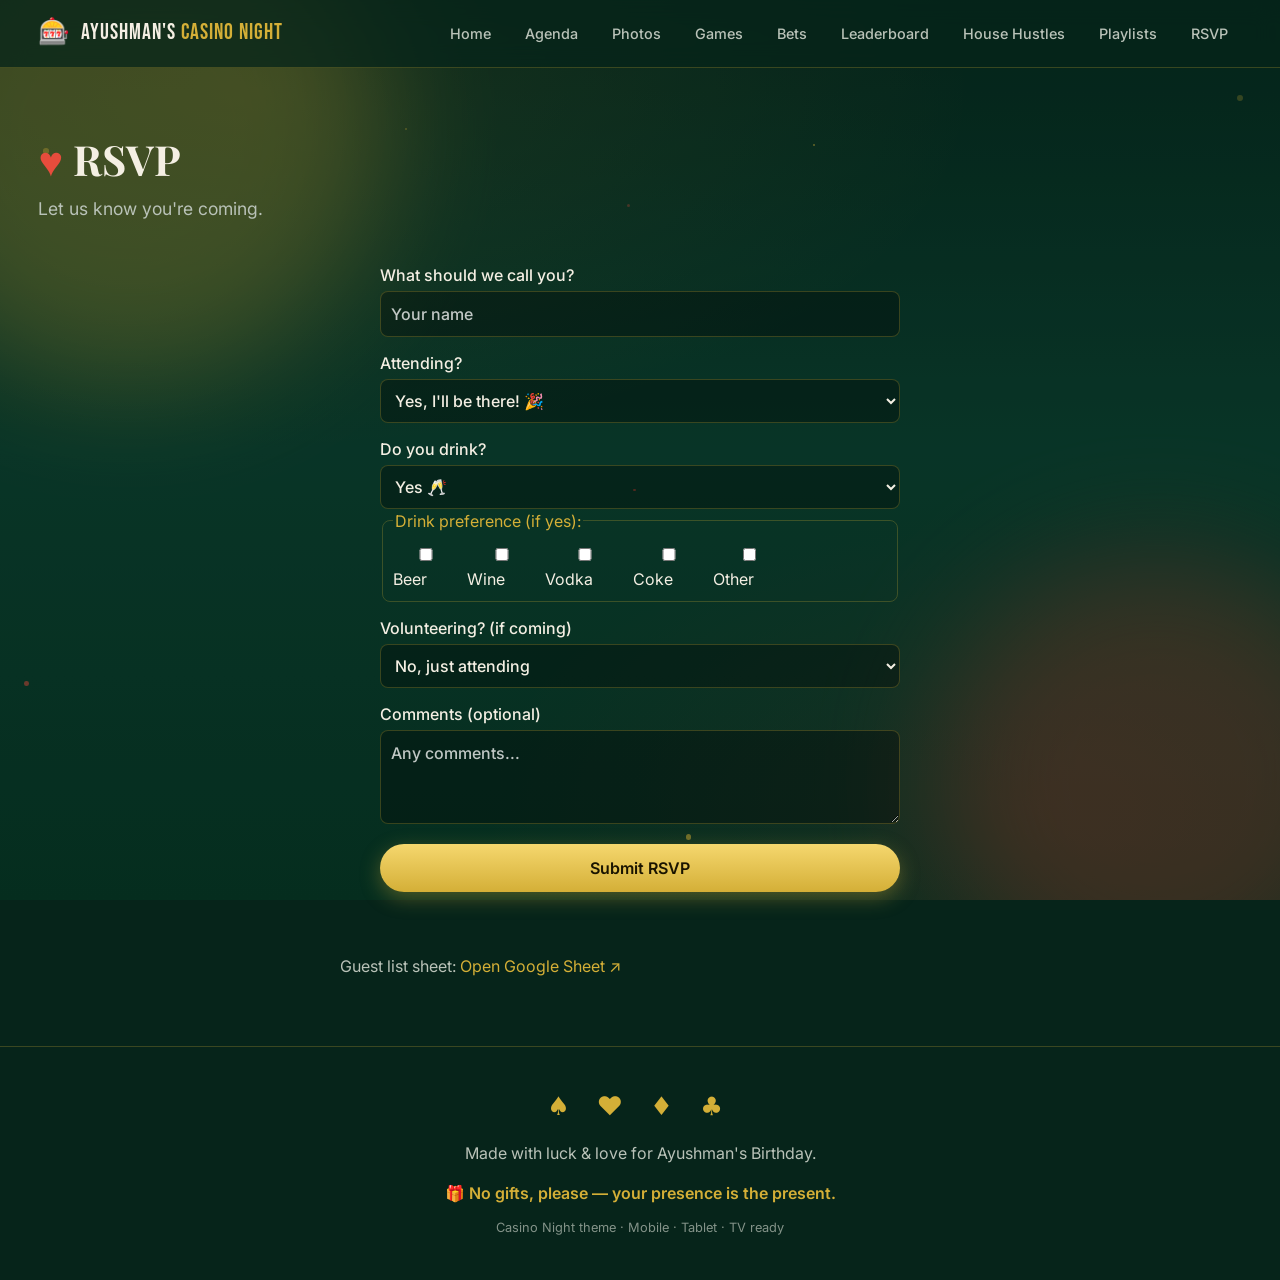
<file: rsvp.html>
<!DOCTYPE html>
<html lang="en">
<head>
  <meta charset="UTF-8" />
  <meta name="viewport" content="width=device-width, initial-scale=1, viewport-fit=cover" />
  <meta name="referrer" content="strict-origin-when-cross-origin" />
  <meta name="theme-color" content="#0b3d2e" />
  <title>Ayushman's Birthday — RSVP 🎰</title>
  <link rel="preconnect" href="https://fonts.googleapis.com" />
  <link rel="preconnect" href="https://fonts.gstatic.com" crossorigin />
  <link href="https://fonts.googleapis.com/css2?family=Playfair+Display:wght@600;700;800&family=Inter:wght@300;400;500;600;700&family=Bebas+Neue&display=swap" rel="stylesheet" />
  <link rel="stylesheet" href="styles.css" />
</head>
<body>
  <div class="bg-ambient" aria-hidden="true">
    <div class="glow glow-1"></div>
    <div class="glow glow-2"></div>
    <div class="particles" id="particles"></div>
  </div>

  <header class="topbar" role="banner">
    <div class="brand">
      <a href="index.html" style="display:flex;align-items:center;gap:10px;color:inherit;text-decoration:none;">
        <span class="chip-logo" aria-hidden="true">🎰</span>
        <span class="brand-text">AYUSHMAN'S <em>CASINO NIGHT</em></span>
      </a>
    </div>
    <nav class="nav" aria-label="Primary">
      <a href="index.html" class="nav-link">Home</a>
      <a href="index.html#agenda" class="nav-link">Agenda</a>
      <a href="photos.html" class="nav-link">Photos</a>
      <a href="games.html" class="nav-link">Games</a>
      <a href="bets.html" class="nav-link">Bets</a>
      <a href="leaderboard.html" class="nav-link">Leaderboard</a>
      <a href="house-hustles.html" class="nav-link">House Hustles</a>
      <a href="music.html" class="nav-link">Playlists</a>
      <a href="rsvp.html" class="nav-link">RSVP</a>
    </nav>
    <button class="menu-btn" id="menuBtn" aria-label="Toggle menu" aria-expanded="false">☰</button>
  </header>

  <main id="main">
    <section class="section">
      <div class="section-head">
        <h1 class="section-title"><span class="suit red">♥</span> RSVP</h1>
        <p class="section-sub">Let us know you're coming.</p>
      </div>

      <form id="rsvpForm" class="rsvp-form">
        <label>What should we call you?<br><input type="text" id="rsvpName" required placeholder="Your name" /></label>
        <label>Attending?<br>
          <select id="rsvpAttending">
            <option value="yes">Yes, I'll be there! 🎉</option>
            <option value="no">Sorry, can't make it</option>
          </select>
        </label>
        <div id="drinkSection">
        <label>Do you drink?<br>
          <select id="rsvpDrink">
            <option value="yes">Yes 🥂</option>
            <option value="no">No, thanks</option>
          </select>
        </label>
        <fieldset id="drinkPrefs" class="drink-prefs">
          <legend>Drink preference (if yes):</legend>
          <label><input type="checkbox" value="Beer" /> Beer</label>
          <label><input type="checkbox" value="Wine" /> Wine</label>
          <label><input type="checkbox" value="Vodka" /> Vodka</label>
          <label><input type="checkbox" value="Coke" /> Coke</label>
          <label><input type="checkbox" value="Other" /> Other</label>
        </fieldset>
        </div>
        <div id="volunteerSection">
        <label>Volunteering? (if coming)<br>
          <select id="rsvpVolunteer">
            <option value="no">No, just attending</option>
            <option value="yes">Yes, I'd like to help! 🙋</option>
          </select>
        </label>
        <fieldset id="volunteerRoles" class="drink-prefs">
          <legend>Volunteer roles (if yes):</legend>
          <label><input type="checkbox" value="Games host" /> Games host</label>
          <label><input type="checkbox" value="Bartending" /> Bartending</label>
          <label><input type="checkbox" value="Food" /> Food</label>
          <label><input type="checkbox" value="Decor" /> Decor</label>
          <label><input type="checkbox" value="Photography" /> Photography</label>
          <label><input type="checkbox" value="Music" /> Music</label>
          <label><input type="checkbox" value="Balloons" /> Balloons</label>
          <label><input type="checkbox" value="Leaderboard" /> Leaderboard</label>
          <label><input type="checkbox" value="Other" /> Other</label>
        </fieldset>
        </div>
        <label>Comments (optional)<br><textarea id="rsvpNotes" rows="3" placeholder="Any comments..."></textarea></label>
        <button type="submit" class="btn btn-gold">Submit RSVP</button>
      </form>

      <p id="rsvpMsg" class="bet-result"></p>



      <div id="rsvpWarn" style="display:none;background:#c0392b;color:#fff;padding:10px;border-radius:8px;margin:10px 0;text-align:center;font-weight:600;">⚠️ RSVPs are NOT being saved to the sheet yet. Follow the setup in apps-script.gs / README.md, then set rsvpEndpoint in content.js.</div>

      <div class="rsvp-list-wrap" style="margin-top:16px;">
        <p class="bet-selected">Guest list sheet: <a id="sheetLink" href="#" target="_blank" rel="noopener" style="color:var(--gold);">Open Google Sheet ↗</a></p>
      </div>
    </section>
  </main>

  <footer class="footer">
    <div class="footer-suits" aria-hidden="true">♠ ♥ ♦ ♣</div>
    <p>Made with luck & love for Ayushman's Birthday.</p>
    <p class="no-gifts">🎁 No gifts, please — your presence is the present.</p>
    <p class="footer-small">Casino Night theme · Mobile · Tablet · TV ready</p>
  </footer>

  <script src="content.js"></script>
  <script src="core.js"></script>
  <script src="birthday-bets-data.js"></script>
  <script src="ambient.js"></script>
  <script src="ui-sections.js"></script>
  <script src="extras.js"></script>
  <script src="games-modal.js"></script>
  <script src="chaos.js"></script>
  <script src="kbc.js"></script>
  <script src="birthday-bets.js"></script>
  <script src="rsvp.js"></script>
  <script>
    (function () {
      const sheetUrl = (window.CONTENT && window.CONTENT.guestSheetUrl) || "";
      const sl = document.getElementById("sheetLink");
      if (sl && sheetUrl) sl.href = sheetUrl;
    })();
  </script>
  <iframe name="hidden_iframe" id="hidden_iframe" style="display:none;" aria-hidden="true"></iframe>
</body>
</html>
</file>
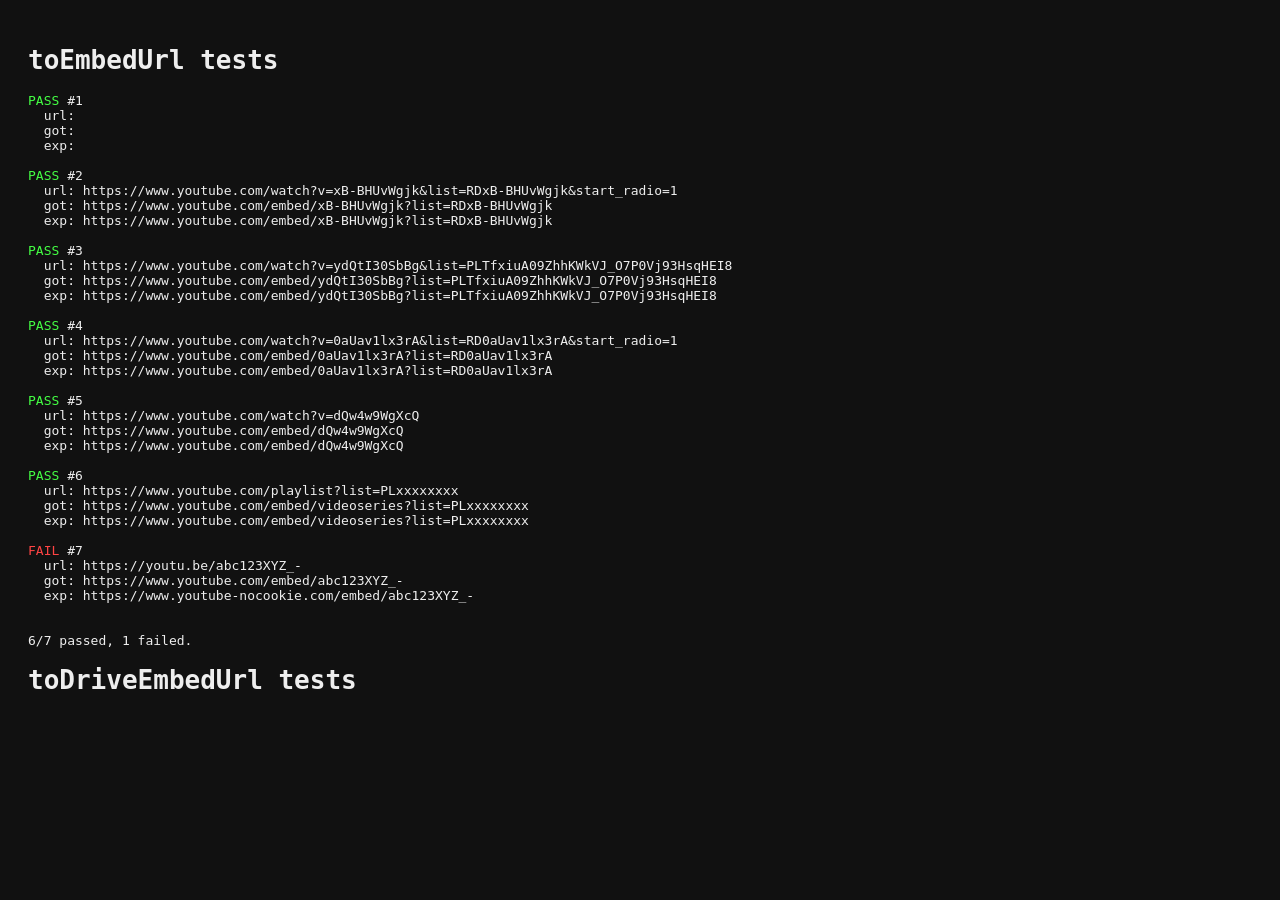
<file: tests.html>
<!DOCTYPE html>
<html lang="en">
<head>
  <meta charset="UTF-8" />
  <meta name="referrer" content="strict-origin-when-cross-origin" />
  <title>Embed URL Tests</title>
  <style>body{font-family:monospace;padding:20px;background:#111;color:#eee;} .pass{color:#4f4;} .fail{color:#f44;}</style>
</head>
<body>
  <h1>toEmbedUrl tests</h1>
  <pre id="out"></pre>
  <h1>toDriveEmbedUrl tests</h1>
  <pre id="out2"></pre>
  <script src="content.js"></script>
  <script src="core.js"></script>
  <script src="birthday-bets-data.js"></script>
  <script src="ambient.js"></script>
  <script src="ui-sections.js"></script>
  <script src="extras.js"></script>
  <script src="games-modal.js"></script>
  <script src="chaos.js"></script>
  <script src="kbc.js"></script>
  <script src="birthday-bets.js"></script>
  <script>
    const cases = [
      { url: "", expected: "" },
      { url: "https://www.youtube.com/watch?v=xB-BHUvWgjk&list=RDxB-BHUvWgjk&start_radio=1", expected: "https://www.youtube.com/embed/xB-BHUvWgjk?list=RDxB-BHUvWgjk" },
      { url: "https://www.youtube.com/watch?v=ydQtI30SbBg&list=PLTfxiuA09ZhhKWkVJ_O7P0Vj93HsqHEI8", expected: "https://www.youtube.com/embed/ydQtI30SbBg?list=PLTfxiuA09ZhhKWkVJ_O7P0Vj93HsqHEI8" },
      { url: "https://www.youtube.com/watch?v=0aUav1lx3rA&list=RD0aUav1lx3rA&start_radio=1", expected: "https://www.youtube.com/embed/0aUav1lx3rA?list=RD0aUav1lx3rA" },
      { url: "https://www.youtube.com/watch?v=dQw4w9WgXcQ", expected: "https://www.youtube.com/embed/dQw4w9WgXcQ" },
      { url: "https://www.youtube.com/playlist?list=PLxxxxxxxx", expected: "https://www.youtube.com/embed/videoseries?list=PLxxxxxxxx" },
      { url: "https://youtu.be/abc123XYZ_-", expected: "https://www.youtube-nocookie.com/embed/abc123XYZ_-" },
    ];
    const out = document.getElementById("out");
    let pass = 0, fail = 0;
    cases.forEach((c, i) => {
      const got = window.toEmbedUrl(c.url);
      const ok = got === c.expected;
      if (ok) pass++; else fail++;
      out.innerHTML += `<span class="${ok?'pass':'fail'}">${ok?'PASS':'FAIL'}</span> #${i+1}\n  url: ${c.url}\n  got: ${got}\n  exp: ${c.expected}\n\n`;
    });
    out.innerHTML += `\n${pass}/${cases.length} passed, ${fail} failed.`;
  </script>
  <script>
    const dCases = [
      { url: "", expected: "" },
      { url: "https://drive.google.com/drive/folders/1xhrSxGy-fkgBZGnk8MEoiKKZpoPcpyxq?usp=drive_link", expected: "https://drive.google.com/embeddedfolderview?id=1xhrSxGy-fkgBZGnk8MEoiKKZpoPcpyxq#grid" },
      { url: "https://drive.google.com/drive/folders/ABC123", expected: "https://drive.google.com/embeddedfolderview?id=ABC123#grid" },
      { url: "https://example.com/no-folder", expected: "" },
    ];
    const out2 = document.getElementById("out2");
    let dp = 0, df = 0;
    dCases.forEach((c, i) => {
      const got = window.toDriveEmbedUrl(c.url);
      const ok = got === c.expected;
      if (ok) dp++; else df++;
      out2.innerHTML += `<span class="${ok?'pass':'fail'}">${ok?'PASS':'FAIL'}</span> #${i+1}\n  url: ${c.url}\n  got: ${got}\n  exp: ${c.expected}\n\n`;
    });
    out2.innerHTML += `\n${dp}/${dCases.length} passed, ${df} failed.`;
  </script>
</html>
</file>
<file: styles.css>
/* Ayushman's Casino Night - responsive */

:root {
  --bg: #06241a;
  --bg-2: #0b3d2e;
  --felt: #0f5132;
  --felt-dark: #073322;
  --gold: #d4af37;
  --gold-bright: #f5d76e;
  --gold-deep: #9c7a1a;
  --red: #c0392b;
  --red-bright: #e74c3c;
  --ink: #f4efe3;
  --muted: #b9c2b8;
  --card: rgba(255,255,255,0.06);
  --card-border: rgba(212,175,55,0.25);
  --shadow: 0 10px 40px rgba(0,0,0,0.45);
  --radius: 16px;
  --radius-sm: 10px;
  --maxw: 1400px;
  --gutter: clamp(14px, 3vw, 40px);
  --nav-h: 68px;
  --font-display: "Playfair Display", Georgia, serif;
  --font-ui: "Inter", system-ui, -apple-system, sans-serif;
  --font-accent: "Bebas Neue", Impact, sans-serif;
}

* { box-sizing: border-box; }
html { scroll-behavior: smooth; -webkit-text-size-adjust: 100%; background: var(--bg); }
body {
  margin: 0;
  font-family: var(--font-ui);
  color: var(--ink);
  background: transparent;
  line-height: 1.5;
  overflow-x: hidden;
  min-height: 100vh;
  min-height: 100dvh;
  -webkit-font-smoothing: antialiased;
}
img { max-width: 100%; height: auto; display: block; }
a { color: inherit; text-decoration: none; }
button { font: inherit; cursor: pointer; border: none; background: none; color: inherit; }
input::placeholder, textarea::placeholder { color: rgba(255,255,255,0.75); }
code { background: rgba(212,175,55,0.15); padding: 2px 6px; border-radius: 4px; font-size: 0.9em; }

.bg-ambient { position: fixed; inset: 0; z-index: 0; pointer-events: none; overflow: hidden; opacity: 0.7; }
.bg-ambient::before {
  content: ""; position: absolute; inset: 0;
  background:
    radial-gradient(1200px 600px at 20% 10%, rgba(212,175,55,0.12), transparent 60%),
    radial-gradient(900px 500px at 80% 90%, rgba(192,57,43,0.12), transparent 60%),
    linear-gradient(180deg, var(--bg) 0%, var(--bg-2) 50%, var(--felt-dark) 100%);
}
.glow { position: absolute; border-radius: 50%; filter: blur(60px); opacity: 0.35; }
.glow-1 { width: 40vw; height: 40vw; top: -10vw; left: -10vw; background: var(--gold); }
.glow-2 { width: 35vw; height: 35vw; bottom: -8vw; right: -8vw; background: var(--red); }
.particles { position: absolute; inset: 0; }

.topbar {
  position: sticky; top: 0; z-index: 50;
  display: flex; align-items: center; justify-content: space-between;
  gap: 12px;
  height: var(--nav-h);
  padding: 0 var(--gutter);
  background: rgba(6,36,26,0.75);
  backdrop-filter: blur(12px);
  -webkit-backdrop-filter: blur(12px);
  border-bottom: 1px solid var(--card-border);
}
.brand { display: flex; align-items: center; gap: 10px; font-family: var(--font-accent); letter-spacing: 1px; }
.chip-logo { font-size: 1.6rem; }
.brand-text { font-size: clamp(0.95rem, 2.2vw, 1.35rem); }
.brand-text em { color: var(--gold); font-style: normal; }
.nav { display: flex; gap: 6px; }
.nav-link {
  padding: 8px 14px; border-radius: 999px; font-size: 0.9rem; font-weight: 500;
  color: var(--muted); transition: all .2s ease;
}
.nav-link:hover, .nav-link:focus-visible { color: var(--ink); background: rgba(212,175,55,0.12); }
.nav-link:focus-visible { outline: 2px solid var(--gold); outline-offset: 2px; }
.menu-btn { display: none; font-size: 1.6rem; padding: 6px 10px; border-radius: 8px; }
.menu-btn:focus-visible { outline: 2px solid var(--gold); }
/* ---------- Layout helpers ---------- */
main { position: relative; z-index: 1; }

.section {
  max-width: var(--maxw);
  margin: 0 auto;
  padding: clamp(24px, 5vw, 60px) var(--gutter);
  scroll-margin-top: var(--nav-h);
}
.section-head { margin-bottom: clamp(20px, 4vw, 40px); }
.section-title {
  font-family: var(--font-display);
  font-size: clamp(1.6rem, 4vw, 2.6rem);
  margin: 0 0 6px;
  display: flex; align-items: center; gap: 10px;
}
.suit { color: var(--gold); }
.suit.red { color: var(--red-bright); }
.section-sub { color: var(--muted); margin: 0; font-size: clamp(0.9rem, 1.6vw, 1.1rem); }
.empty-hint { text-align: center; color: var(--muted); margin-top: 20px; font-size: 0.95rem; }

/* ---------- Hero ---------- */
.hero {
  min-height: calc(100vh - var(--nav-h));
  min-height: calc(100dvh - var(--nav-h));
  display: grid; place-items: center;
  position: relative;
  max-width: 100%;
  margin: 0;
  padding-left: 0;
  padding-right: 0;
  background-image: url('https://m.media-amazon.com/images/I/71fyneXpqmL._SL1402_.jpg');
  background-size: cover;
  background-position: center;
}
.hero::before {
  content: ""; position: absolute; inset: 0;
  background: linear-gradient(180deg, rgba(6,36,26,0.25) 0%, rgba(6,36,26,0.35) 100%);
  z-index: 0;
}
.hero > * { position: relative; z-index: 1; }
.hero-card {
  text-align: center;
  background: linear-gradient(180deg, rgba(255,255,255,0.05), rgba(255,255,255,0.02));
  border: 1px solid var(--card-border);
  border-radius: 24px;
  padding: clamp(24px, 5vw, 60px);
  box-shadow: var(--shadow);
  backdrop-filter: blur(6px);
  max-width: 900px; width: 100%;
}
.hero-suits { display: flex; justify-content: center; gap: 18px; font-size: clamp(1.6rem, 3vw, 2.4rem); color: var(--gold); margin-bottom: 10px; }
.eyebrow { text-transform: uppercase; letter-spacing: 4px; color: var(--gold); font-size: 0.85rem; margin: 0 0 8px; }
.title { margin: 0 0 12px; line-height: 0.95; }
.title-line { display: block; font-family: var(--font-display); font-size: clamp(2.2rem, 7vw, 4.6rem); }
.title-line.gold { color: var(--gold); text-shadow: 0 0 30px rgba(212,175,55,0.35); }
.subtitle { color: var(--muted); font-size: clamp(1rem, 2vw, 1.25rem); margin: 0 0 20px; }
.hero-meta { display: flex; flex-wrap: wrap; justify-content: center; gap: 10px; margin-bottom: 24px; }
.meta-pill {
  background: rgba(0,0,0,0.3); border: 1px solid var(--card-border);
  border-radius: 999px; padding: 8px 16px; display: flex; gap: 8px; align-items: center;
}
.meta-label { color: var(--gold); font-size: 0.75rem; text-transform: uppercase; letter-spacing: 1px; }
.meta-val { font-weight: 600; }
.hero-cta { display: flex; flex-wrap: wrap; justify-content: center; gap: 12px; }
.btn {
  padding: 12px 22px; border-radius: 999px; font-weight: 600; font-size: 1rem;
  transition: transform .15s ease, box-shadow .15s ease; display: inline-block;
}
.btn:focus-visible { outline: 2px solid var(--gold); outline-offset: 3px; }
.btn-gold { background: linear-gradient(180deg, var(--gold-bright), var(--gold)); color: #1a1400; box-shadow: 0 6px 20px rgba(212,175,55,0.35); }
.btn-gold:hover { transform: translateY(-2px); }
.btn-outline { border: 1px solid var(--gold); color: var(--gold); }
.btn-outline:hover { background: rgba(212,175,55,0.12); }
.hero-chips {
  position: absolute; inset: auto 0 20px 0; display: flex; justify-content: center; gap: 14px;
  pointer-events: none; opacity: 0.6;
}
.chip {
  width: 52px; height: 52px; border-radius: 50%; display: grid; place-items: center;
  font-family: var(--font-accent); font-size: 1.1rem; color: #fff;
  border: 4px dashed rgba(255,255,255,0.6); box-shadow: 0 4px 12px rgba(0,0,0,0.4);
}
.chip-red { background: var(--red); }
.chip-blue { background: #1e3a8a; }
.chip-gold { background: var(--gold-deep); color: #1a1400; }
.chip-black { background: #111; }


/* ---------- Gallery ---------- */
.gallery {
  display: grid;
  grid-template-columns: repeat(2, 1fr);
  gap: 12px;
}
@media (min-width: 600px) {
  .gallery { grid-template-columns: repeat(3, 1fr); }
}
@media (min-width: 900px) {
  .gallery { grid-template-columns: repeat(4, 1fr); }
}
.gallery-item {
  position: relative; overflow: hidden; border-radius: var(--radius-sm);
  aspect-ratio: 1 / 1; cursor: pointer; border: 1px solid var(--card-border);
  background: var(--card);
}
.gallery-item img { width: 100%; height: 100%; object-fit: cover; transition: transform .3s ease; }
.gallery-item:hover img { transform: scale(1.06); }
.gallery-item:focus-visible { outline: 3px solid var(--gold); outline-offset: 2px; }
.gallery-caption {
  position: absolute; left: 0; right: 0; bottom: 0; padding: 8px 10px;
  background: linear-gradient(transparent, rgba(0,0,0,0.75));
  font-size: 0.85rem; opacity: 0; transition: opacity .2s;
}
.gallery-item:hover .gallery-caption, .gallery-item:focus .gallery-caption { opacity: 1; }

/* ---------- Artifacts ---------- */
.artifacts {
  display: grid;
  grid-template-columns: repeat(auto-fill, minmax(220px, 1fr));
  gap: 16px;
}
.artifact {
  background: var(--card); border: 1px solid var(--card-border);
  border-radius: var(--radius); padding: 20px; text-align: center;
  transition: transform .2s ease, border-color .2s;
}
.artifact:hover { transform: translateY(-4px); border-color: var(--gold); }
.artifact-icon { font-size: 2.6rem; margin-bottom: 8px; }
.artifact-name { font-family: var(--font-display); font-size: 1.2rem; margin: 0 0 4px; color: var(--gold); }
.artifact-desc { color: var(--muted); font-size: 0.9rem; margin: 0; }

/* ---------- Games ---------- */
.games {
  display: grid;
  grid-template-columns: repeat(auto-fill, minmax(240px, 1fr));
  gap: 18px;
}
.game {
  background: linear-gradient(180deg, rgba(255,255,255,0.06), rgba(255,255,255,0.02));
  border: 1px solid var(--card-border);
  border-radius: var(--radius); padding: 20px;
  display: flex; flex-direction: column; gap: 10px;
  cursor: pointer;
}
.game-head { display: flex; align-items: center; gap: 12px; }
.game-icon { font-size: clamp(1.5rem, 3vw, 2rem); }
.game-name { font-family: var(--font-display); font-size: clamp(1rem, 2.4vw, 1.4rem); margin: 0; color: var(--gold); }
.game-meta { display: flex; gap: 6px; flex-wrap: wrap; align-items: center; }
.game-tag { white-space: normal; }
.read-more-btn { margin-left: auto; white-space: nowrap; }
.game-tag {
  font-size: clamp(0.65rem, 1.2vw, 0.8rem); padding: 3px 9px; border-radius: 999px;
  background: transparent; color: var(--gold); border: 1px solid rgba(212,175,55,0.3);
}
.game-rules { list-style: none; padding: 0; margin: 6px 0 0; display: flex; flex-direction: column; gap: 6px; }
.game-rules li {
  padding-left: 18px; position: relative; font-size: clamp(0.85rem, 1.6vw, 0.95rem); color: var(--ink);
}
.game-rules li::before { content: "♦"; position: absolute; left: 0; color: var(--gold); font-size: 0.7rem; top: 2px; }
/* ---------- Agenda ---------- */
.agenda {
  display: grid;
  grid-template-columns: repeat(auto-fit, minmax(110px, 1fr));
  gap: 10px;
}
.agenda-item { white-space: normal; }
.agenda-item {
  background: var(--card); border: 1px solid var(--card-border);
  border-radius: var(--radius); padding: 16px 8px; text-align: center;
  display: flex; flex-direction: column; align-items: center; gap: 6px;
  transition: transform .2s ease, border-color .2s;
}
.agenda-item:hover { transform: translateY(-4px); border-color: var(--gold); }
.game.expanded { height: auto; max-height: none; }
.game.expanded .game-rules { display: flex !important; }

.agenda-icon { font-size: clamp(1.4rem, 3vw, 2rem); }
.agenda-label { font-family: var(--font-display); font-size: clamp(0.7rem, 1.5vw, 1rem); color: var(--gold); line-height: 1.2; }
/* ---------- Bet block container ---------- */
.bet-block {
  background: var(--card); border: 1px solid var(--card-border);
  border-radius: var(--radius); padding: 20px; margin-bottom: 18px;
}
.bet-block .section-head { margin-bottom: 12px; }


.gallery-item { height: 150px; }
.gallery-viewmore {
  display: grid; place-items: center;
  background: transparent;
  border: 1px solid var(--gold);
  color: var(--gold); font-weight: 600;
  text-decoration: none;
  border-radius: var(--radius-sm);
}
.gallery-viewmore:hover { background: rgba(212,175,55,0.12); }
.viewmore-label { font-size: 1rem; text-align: center; }

/* ---------- No gifts ---------- */
.no-gifts { color: var(--gold); font-weight: 600; margin: 6px 0; }

/* ---------- Featured game (Poker Hands) ---------- */
.game-featured {
  border-color: rgba(212,175,55,0.5);
  background: linear-gradient(180deg, rgba(212,175,55,0.12), rgba(255,255,255,0.02));
  box-shadow: 0 0 0 1px rgba(212,175,55,0.3), 0 8px 24px rgba(212,175,55,0.15);
/* ---------- Compact game tiles ---------- */
.game-compact {
  padding: 12px; gap: 4px;
  min-height: 120px; max-height: 150px; overflow: hidden;
  display: flex; flex-direction: column; justify-content: space-between;
}
.game-compact .game-name { font-size: clamp(0.9rem, 2vw, 1.1rem); }
.game-compact .game-rules { display: none; }
.game-compact .game-meta { font-size: 0.75rem; }
.read-more-btn {
  margin-top: 4px; padding: 4px 10px; border-radius: 999px;
  background: rgba(212,175,55,0.15); color: var(--gold); border: 1px solid rgba(212,175,55,0.4);
  font-size: clamp(0.7rem, 1.4vw, 0.85rem); cursor: pointer; align-self: flex-end;
  white-space: nowrap; font-weight: 600;
}
.read-more-btn:hover { background: rgba(212,175,55,0.12); }
.lightbox.game-modal { align-items: center; padding: 20px; overflow: visible; }
@media (max-width: 480px) {
  .lightbox.game-modal { align-items: flex-start; padding-top: 60px; }
  .img-modal img { max-height: 60vh; }
}
.game-modal-body { max-width: 640px; width: 90vw; background: var(--bg-2); border: 1px solid var(--card-border); border-radius: var(--radius); padding: 20px; color: var(--ink); max-height: 70vh; min-height: 0; overflow-y: auto; -webkit-overflow-scrolling: touch; }
.game-modal-body h2 { font-family: var(--font-display); color: var(--gold); margin: 0 0 8px; }
.gm-section { margin-bottom: 14px; }
.gm-section-title { font-family: var(--font-display); color: var(--gold); font-size: 1rem; margin: 0 0 6px; letter-spacing: 0.02em; }
.gm-ranks { display: flex; flex-wrap: wrap; gap: 6px; margin-top: 6px; }
.gm-rank { display: inline-flex; align-items: center; gap: 6px; background: rgba(212,175,55,0.1); border: 1px solid rgba(212,175,55,0.35); color: var(--ink); padding: 4px 10px; border-radius: 999px; font-size: 0.82rem; }
.gm-rank-num { background: var(--gold); color: #1a1400; font-weight: 700; border-radius: 50%; width: 18px; height: 18px; display: inline-flex; align-items: center; justify-content: center; font-size: 0.7rem; }
.gm-media { margin-top: 10px; text-align: center; }
.game-modal-meta { color: var(--muted); margin: 0 0 12px; font-size: 0.9rem; }

  position: relative;
}
.game-featured::after {
  content: "👑";
  position: absolute; top: clamp(4px, 1vw, 10px); right: clamp(4px, 1vw, 10px);
  background: rgba(26,20,0,0.6); color: var(--gold);
  font-size: clamp(1rem, 2vw, 1.4rem);
  padding: clamp(2px, 0.5vw, 4px) clamp(4px, 1vw, 8px); border-radius: 999px;
  border: 1px solid rgba(212,175,55,0.4);
  box-shadow: 0 2px 8px rgba(0,0,0,0.4);
}
.game-clickable { cursor: pointer; }
.game-featured .game-tag { background: transparent; color: var(--gold); border-color: var(--gold); }
.title-line.red { color: var(--red-bright); text-shadow: 0 0 20px rgba(231,76,60,0.4); }

/* ---------- Photo challenge checklist ---------- */
.photo-checklist { list-style: none; padding: 0; max-width: 520px; margin: 0 auto; text-align: left; }
.photo-checklist li { padding: 10px 12px; margin-bottom: 6px; background: var(--card); border: 1px solid var(--card-border); border-radius: 8px; }
.photo-checklist label { display: flex; align-items: center; gap: 10px; cursor: pointer; }
.photo-checklist input[type="checkbox"] { width: 18px; height: 18px; accent-color: var(--gold); }
.photo-checklist li.done { text-decoration: line-through; opacity: 0.6; }

.bet-list { list-style: none; padding: 0; max-width: 520px; margin: 12px auto 0; text-align: left; }
.bet-list li { padding: 8px 12px; margin-bottom: 6px; background: var(--card); border: 1px solid var(--card-border); border-radius: 8px; }
.bet-list li::before { content: "♠ "; color: var(--gold); }
/* ---------- Birthday bet screen height ---------- */
@media (min-width: 1281px) {
  .bet-block.bet-birthday { min-height: 420px; }
}
@media (min-width: 1920px) {
  .bet-block.bet-birthday { min-height: 520px; }
}
.birthday-bet-item { padding: 10px 12px; margin-bottom: 8px; background: var(--card); border: 1px solid var(--card-border); border-radius: 8px; }
.birthday-bet-item strong { color: var(--gold); display: block; margin-bottom: 4px; }
.bet-sublist { margin: 4px 0 0 18px; padding: 0; list-style: disc; }
.bet-sublist li { font-size: 0.85rem; color: var(--ink); opacity: 0.85; margin: 2px 0; padding: 0; background: none; border: none; }
.bet-sublist li::before { content: ""; }

/* ---------- RSVP form ---------- */
.rsvp-form { max-width: 520px; margin: 0 auto; display: flex; flex-direction: column; gap: 14px; text-align: left; }
.rsvp-form label { font-weight: 500; }
.rsvp-form input, .rsvp-form select, .rsvp-form textarea {
  width: 100%; padding: 10px; border-radius: 8px; border: 1px solid var(--card-border);
  background: rgba(0,0,0,0.3); color: var(--ink); font: inherit; margin-top: 4px;
}
.drink-prefs { border: 1px solid var(--card-border); border-radius: 8px; padding: 10px; }
.drink-prefs legend { color: var(--gold); }
.drink-prefs label { display: inline-block; margin-right: 12px; font-weight: 400; }
.rsvp-list-wrap { max-width: 600px; margin: 20px auto 0; }

/* ---------- Hide artifacts section ---------- */
#artifacts { display: none; }

.bet-question { font-family: var(--font-display); font-size: 1.25rem; color: var(--ink); margin: 0 0 12px; }
.bet-options { display: flex; flex-wrap: wrap; justify-content: center; gap: 10px; margin-bottom: 14px; }
.bet-option { padding: 8px 16px; border-radius: 999px; border: 1px solid var(--card-border); background: var(--card); color: var(--ink); cursor: pointer; transition: all .15s; }
.bet-option:hover { border-color: var(--gold); color: var(--gold); }
.bet-option.selected { background: var(--gold); color: #1a1400; border-color: var(--gold); }
.bet-option.correct { background: #27ae60; color: #fff; border-color: #27ae60; }
.bet-option.wrong { background: var(--red); color: #fff; border-color: var(--red); }
.bet-score { color: var(--gold); font-weight: 600; margin: 8px 0 0; }

/* ---------- Place Your Bet ---------- */
/* ---------- KBC screen ---------- */
.question-backdrop { background: #e8f0e8; border-radius: 8px; padding: 12px 16px; margin-bottom: 12px; width: 100%; max-width: clamp(280px, 90vw, 900px); }
.question-backdrop .bet-question { color: #1a3a2a; margin: 0; }
.bet-board { text-align: center; max-width: 600px; margin: 0 auto; }
.bet-intro {
  color: #fff;
  text-align: center;
  line-height: 1.6;
  font-size: clamp(0.8rem, 1.2vw, 0.95rem);
  font-style: italic;
  font-weight: 600;
  letter-spacing: 0.2px;
  max-width: 62ch;
  margin-left: auto;
  margin-right: auto;
  padding: 4px 8px;
  text-shadow: 0 1px 6px rgba(0,0,0,0.6);
  opacity: 0.95;
}
.bet-block.bet-birthday .bet-board { max-width: clamp(280px, 90vw, 900px); }
.kbc-screen { background: linear-gradient(180deg, #050f24 0%, #030a18 100%); border: 2px solid #d4af37; border-radius: 12px; padding: 24px; color: #fff; max-width: 980px; margin: 0 auto; }
.kbc-footer { display: flex; justify-content: space-between; align-items: center; margin-top: 14px; gap: 12px; }
.kbc-question { background: #071a3a; border: 2px solid #d4af37; border-radius: 8px; padding: 18px; font-size: 1.15rem; text-align: center; margin-bottom: 16px; min-height: 64px; line-height: 1.4; }
.kbc-options { display: grid; grid-template-columns: 1fr 1fr; gap: 12px; margin-bottom: 16px; }
.kbc-option { display: flex; align-items: center; gap: 12px; background: #071a3a; border: 2px solid #d4af37; border-radius: 8px; padding: 12px 16px; color: #fff; cursor: pointer; font-size: 1rem; text-align: left; transition: background .15s, transform .1s; }
.kbc-option:hover { background: #1a3a7a; transform: translateY(-2px); }
.kbc-option.selected { background: #d4af37; color: #1a1400; }
.kbc-option.correct { background: #27ae60; color: #fff; border-color: #2ecc71; }
.kbc-option.wrong { background: #c0392b; color: #fff; border-color: #e74c3c; }
.kbc-label { background: #d4af37; color: #1a1400; font-weight: 700; width: 34px; height: 34px; border-radius: 50%; display: inline-flex; align-items: center; justify-content: center; flex-shrink: 0; font-size: 1rem; }
.kbc-option.selected .kbc-label { background: #1a1400; color: #d4af37; }
.kbc-option.correct .kbc-label, .kbc-option.wrong .kbc-label { background: rgba(255,255,255,0.25); color: #fff; }
.bet-block.bet-jackpot {
  position: relative;
  background-image: url("https://static.wikia.nocookie.net/millionaire/images/a/a4/KBC16_2024.png/revision/latest?cb=20241001050334");
  background-size: cover;
  background-position: center;
  border-radius: var(--radius);
  padding: 24px;
  color: #fff;
  overflow: hidden;
}
.bet-block.bet-jackpot::before {
  content: "";
  position: absolute;
  inset: 0;
  background: linear-gradient(180deg, rgba(6,36,26,0.55) 0%, rgba(6,36,26,0.75) 100%);
  border-radius: var(--radius);
  z-index: 0;
}
.bet-block.bet-jackpot > * { position: relative; z-index: 1; text-shadow: 0 1px 3px rgba(0,0,0,0.6); }
.bet-block.bet-birthday {
  position: relative;
  background-image: url("https://scontent.fbom9-1.fna.fbcdn.net/v/t1.6435-9/87867232_3001140113272108_808629637599985664_n.jpg?stp=dst-jpg_tt6&cstp=mx1080x885&ctp=s1080x885&_nc_cat=104&ccb=1-7&_nc_sid=5bbf69&_nc_ohc=1WWjti4MiwkQ7kNvwETN2Vc&_nc_oc=AdpnZATllgatq_2bVrGjfRN6bgDDvxfBUJZ4U_ucNHxBhyvrtBj46mNujgbbhTCc-Kk&_nc_zt=23&_nc_ht=scontent.fbom9-1.fna&_nc_gid=mtaY98se4ACyWAMj_LdstQ&_nc_ss=7b2a8&oh=00_AQS3in11kxIzT6gOlYi8TlgnIKajuAJ7l7ZsIkobWkv3gg&oe=6B09B471");
  background-size: cover;
  background-position: center;
  border-radius: var(--radius);
  padding: 24px;
  color: #fff;
  overflow: hidden;
}
.bet-block.bet-birthday::before {
  content: "";
  position: absolute;
  inset: 0;
  background: linear-gradient(180deg, rgba(6,36,26,0.5) 0%, rgba(6,36,26,0.7) 100%);
  border-radius: var(--radius);
  z-index: 0;
}
.bet-block.bet-birthday > * { position: relative; z-index: 1; text-shadow: 0 1px 3px rgba(0,0,0,0.6); }
/* chips: single line on laptop/TV, wrap on phone */
@media (min-width: 769px) {
  .bet-chips { flex-wrap: nowrap; }
}
.kbc-intro-grid { display: grid; grid-template-columns: 1fr 1fr 1fr; gap: 20px; align-items: start; justify-items: center; }
.kbc-intro-col { min-width: 0; text-align: center; width: 100%; }
@media (max-width: 640px) { .kbc-intro-grid { grid-template-columns: 1fr; } }
@media (min-width: 641px) and (max-width: 900px) { .kbc-intro-grid { grid-template-columns: 1fr 1fr; } }
.prize-ladder { display: flex; flex-direction: column-reverse; gap: 4px; max-width: 100%; margin: 0 auto 12px; }
@media (max-width: 480px) {
  .kbc-question { font-size: 1rem; min-height: 52px; padding: 14px; }
  .kbc-options { grid-template-columns: 1fr; }
  .kbc-option { font-size: 0.9rem; padding: 10px 12px; }
  .kbc-label { width: 28px; height: 28px; font-size: 0.85rem; }
  .kbc-footer { flex-direction: column; align-items: stretch; }
  .kbc-footer .btn { width: 100%; }
  .prize-ladder { max-width: 100%; }
  .bet-chips { gap: 8px; }
  .bet-chip { font-size: 0.75rem; padding: 6px 10px; min-width: 52px; }
}
@media (min-width: 1281px) {
  .kbc-screen { max-width: 1180px; padding: 28px; }
  .kbc-question { font-size: 1.35rem; min-height: 72px; padding: 22px; }
  .kbc-option { font-size: 1.15rem; padding: 16px 20px; }
  .kbc-label { width: 40px; height: 40px; font-size: 1.1rem; }
  .kbc-intro-grid { gap: 28px; }
  .prize-rung { font-size: 1rem; padding: 6px 12px; }
}
@media (min-width: 1920px) {
  .kbc-screen { max-width: 1380px; padding: 36px; }
  .kbc-question { font-size: 1.6rem; min-height: 88px; padding: 28px; }
  .kbc-option { font-size: 1.35rem; padding: 20px 24px; }
  .kbc-label { width: 46px; height: 46px; font-size: 1.25rem; }
  .bet-chip { font-size: 1rem; padding: 10px 14px; }
  .prize-rung { font-size: 1.15rem; }
  .kbc-footer .btn { font-size: 1.15rem; padding: 14px 24px; }
}
.prize-rung { display: flex; justify-content: space-between; padding: 4px 10px; border-radius: 6px; background: rgba(255,255,255,0.08); color: #fff; font-size: 0.85rem; }
.prize-rung.milestone { background: rgba(212,175,55,0.25); border: 1px solid rgba(212,175,55,0.5); font-weight: 600; }
.jackpot-board {
  background: transparent;
  border: none;
  color: #fff;
  max-width: 900px;
  padding: 20px;
}
.bet-chips { display: flex; justify-content: space-evenly; gap: 8px; flex-wrap: wrap; margin-bottom: 16px; }
.bet-chip {
  width: 72px; height: 72px; border-radius: 50%; color: #fff; font-weight: 700; font-size: 0.75rem;
  border: 4px dashed rgba(255,255,255,0.7); box-shadow: 0 4px 12px rgba(0,0,0,0.4);
  transition: transform .15s ease, box-shadow .15s; white-space: nowrap;
  display: inline-flex; align-items: center; justify-content: center; text-align: center;
  cursor: pointer;
}
.bet-chip:hover { transform: translateY(-3px) scale(1.05); }
.bet-chip.selected { outline: 3px solid var(--gold); outline-offset: 3px; transform: scale(1.1); }
.chip-red { background: radial-gradient(circle at 30% 30%, #e74c3c, #922b21); }
.chip-green { background: radial-gradient(circle at 30% 30%, #2ecc71, #1e8449); }
.chip-blue { background: radial-gradient(circle at 30% 30%, #3498db, #1f618d); }
.chip-white { background: radial-gradient(circle at 30% 30%, #f5f5f5, #bdc3c7); color: #1a1400; }
.chip-black { background: radial-gradient(circle at 30% 30%, #555, #1a1a1a); }
.chip-gold { background: radial-gradient(circle at 30% 30%, #f1c40f, #b7950b); color: #1a1400; }
.chip-purple { background: radial-gradient(circle at 30% 30%, #9b59b6, #6c3483); }
.bet-chip:hover { transform: translateY(-3px) scale(1.05); }
.bet-chip.selected { outline: 3px solid var(--gold); outline-offset: 3px; transform: scale(1.1); }
.bet-selected { color: var(--muted); margin: 8px 0; }
.bet-result { font-family: var(--font-display); font-size: 1.3rem; color: var(--gold); margin-top: 12px; min-height: 1.4em; }

.hh-reward {
  display: inline-block;
  margin-left: 6px;
  padding: 2px 8px;
  border-radius: 999px;
  background: linear-gradient(135deg, var(--gold), var(--gold-bright));
  color: #1a1400;
  font-weight: 700;
  font-size: 0.75rem;
  vertical-align: middle;
  box-shadow: 0 2px 6px rgba(212,175,55,0.35);
}
.more-link-wrap { text-align: center; margin-top: 24px; }

.agenda-clickable { cursor: pointer; }
.agenda-clickable:focus-visible { outline: 3px solid var(--gold); outline-offset: 2px; }
.agenda-hint { font-size: 0.7rem; color: var(--gold); margin-top: 2px; }

/* ---------- Floating icons (chips, stars, etc.) ---------- */
.floating-icons { position: fixed; inset: 0; z-index: 0; pointer-events: none; overflow: hidden; }
.ficon {
  position: absolute; top: -60px;
  font-size: clamp(1.2rem, 2.6vw, 1.9rem);
  opacity: 0.28;
  animation: iconfall linear infinite;
}
@keyframes iconfall {
  0% { transform: translateY(0) rotate(0deg); opacity: 0; }
  10% { opacity: 0.28; }
  90% { opacity: 0.28; }
  100% { transform: translateY(110vh) rotate(360deg); opacity: 0; }
}
.star-dust { position: fixed; inset: 0; z-index: 0; pointer-events: none; overflow: hidden; }
.stardust {
  position: absolute; width: 3px; height: 3px; border-radius: 50%;
  background: #fff; box-shadow: 0 0 6px #fff, 0 0 12px var(--gold);
  animation: dusttwinkle ease-in-out infinite;
}
@keyframes dusttwinkle {
  0%,100% { opacity: 0.2; transform: scale(1); }
  50% { opacity: 1; transform: scale(1.6); }
}

/* ---------- Floating cards ---------- */
.floating-cards { position: fixed; inset: 0; z-index: 0; pointer-events: none; overflow: hidden; }
.fcard {
  position: absolute; top: -60px;
  font-size: clamp(1.4rem, 3vw, 2.2rem);
  opacity: 0.35;
  animation: cardfall linear infinite;
}
@keyframes cardfall {
  0% { transform: translateY(0) rotate(0deg); opacity: 0; }
  10% { opacity: 0.35; }
  90% { opacity: 0.35; }
  100% { transform: translateY(110vh) rotate(360deg); opacity: 0; }
}

/* ---------- Tagline ---------- */
.tagline {
  font-family: var(--font-accent); letter-spacing: 3px;
  color: var(--gold); font-size: clamp(1.1rem, 3vw, 1.6rem);
  margin: 0 0 16px; text-shadow: 0 0 18px rgba(212,175,55,0.4);
}

/* ---------- Disco ball ---------- */
.disco-ball {
  position: fixed; top: 80px; left: 50%; transform: translateX(-50%);
  font-size: clamp(2.5rem, 6vw, 4.5rem);
  z-index: -1; opacity: 0.85;
  animation: spin 8s linear infinite;
  filter: drop-shadow(0 0 30px rgba(212,175,55,0.6));
  pointer-events: none;
}
@keyframes spin { from { transform: translateX(-50%) rotate(0deg); } to { transform: translateX(-50%) rotate(360deg); } }

/* ---------- Balloons ---------- */
.balloons { position: fixed; inset: 0; z-index: 0; pointer-events: none; overflow: hidden; }
.balloon {
  position: absolute; bottom: -80px;
  font-size: clamp(1.8rem, 4vw, 2.6rem);
  animation: rise linear infinite;
  opacity: 0.75;
}
@keyframes rise {
  0% { transform: translateY(0) translateX(0) rotate(0deg); opacity: 0; }
  10% { opacity: 0.75; }
  90% { opacity: 0.75; }
  100% { transform: translateY(-110vh) translateX(20px) rotate(15deg); opacity: 0; }
}

.view-rules-btn {
  margin-top: 8px; padding: 8px 14px; border-radius: 999px;
  background: var(--gold); color: #1a1400; font-weight: 600; font-size: 0.9rem;
  border: none; cursor: pointer; align-self: flex-start;
}
.view-rules-btn:hover { filter: brightness(1.1); }
.view-rules-btn:focus-visible { outline: 2px solid var(--gold); outline-offset: 2px; }
.game-featured::after { pointer-events: none; }


.game-clickable:focus-visible { outline: 3px solid var(--gold); outline-offset: 2px; }
.game-hint { font-size: 0.8rem; color: var(--gold); margin-top: 4px; }

.img-modal img { max-width: 92vw; max-height: 85vh; }

/* ---------- Playlists ---------- */
.playlists {
  display: grid;
  grid-template-columns: repeat(auto-fill, minmax(240px, 1fr));
  gap: 12px;
}
.playlist {
  background: var(--card); border: 1px solid var(--card-border);
  border-radius: var(--radius); padding: 10px; display: flex; flex-direction: column; gap: 8px;
}
.playlist-title { font-family: var(--font-display); font-size: 1rem; margin: 0; color: var(--gold); }
.playlist-frame {
  position: relative; width: 100%; aspect-ratio: 16 / 9; border-radius: 10px; overflow: hidden;
  background: #000;
}
.playlist-frame iframe { position: absolute; inset: 0; width: 100%; height: 100%; border: 0; }
.playlist-link {
  display: inline-flex; align-items: center; gap: 6px; font-size: 0.85rem; color: var(--muted);
}
.playlist-link:hover { color: var(--gold); }

/* ---------- Footer ---------- */
.footer {
  text-align: center; padding: 40px var(--gutter) 30px;
  color: var(--muted); border-top: 1px solid var(--card-border);
}
.footer-suits { font-size: 1.6rem; color: var(--gold); letter-spacing: 10px; margin-bottom: 8px; }
.footer-small { font-size: 0.8rem; opacity: 0.7; }

/* ---------- Lightbox ---------- */
.lightbox {
  position: fixed; inset: 0; z-index: 100;
  background: rgba(0,0,0,0.92); display: none;
  align-items: flex-start; justify-content: center; padding: 40px 20px;
  overflow-y: auto;
}
.lightbox.open { display: flex; }
.lightbox img { max-width: 90vw; max-height: 80vh; object-fit: contain; border-radius: 8px; }
.lb-close {
  position: fixed; top: 16px; right: 20px; font-size: 2.4rem; color: #fff; line-height: 1;
  z-index: 101;
}
.lb-nav {
  position: absolute; top: 50%; transform: translateY(-50%);
  font-size: 3rem; color: #fff; padding: 0 12px;
}
.lb-prev { left: 8px; } .lb-next { right: 8px; }
.lb-caption { position: absolute; bottom: 20px; left: 0; right: 0; text-align: center; color: #fff; }

/* ---------- Responsive breakpoints ---------- */
@media (max-width: 480px) {
  .nav { display: none; }
  .nav.open { display: flex; flex-direction: column; position: absolute; top: var(--nav-h); left: 0; right: 0; background: rgba(6,36,26,0.98); padding: 10px; border-bottom: 1px solid var(--card-border); }
  .menu-btn { display: block; }
  .hero-chips { display: none; }
  .gallery { grid-template-columns: repeat(2, 1fr); }
  .agenda { grid-template-columns: repeat(auto-fit, minmax(100px, 1fr)); gap: 8px; }
  .agenda-item { padding: 12px 6px; }
  .agenda-icon { font-size: clamp(1.2rem, 2.5vw, 1.6rem); }
  .agenda-label { font-size: clamp(0.65rem, 1.4vw, 0.85rem); }
  .btn { padding: 8px 12px; font-size: 0.8rem; }
  .section-title { font-size: 1.3rem; }
  .more-link-wrap .btn { font-size: 0.8rem; padding: 6px 10px; }
  .hero-cta { gap: 8px; }
  .hero-cta .btn { white-space: nowrap; }
  .artifacts { grid-template-columns: 1fr; }
  .games { grid-template-columns: 1fr; }
  .playlists { grid-template-columns: 1fr; }
}
@media (min-width: 481px) and (max-width: 768px) {
  .nav { gap: 2px; }
  .nav-link { padding: 6px 10px; font-size: 0.85rem; }
  .gallery { grid-template-columns: repeat(3, 1fr); }
  .artifacts { grid-template-columns: repeat(2, 1fr); }
  .games { grid-template-columns: repeat(2, 1fr); }
  .playlists { grid-template-columns: 1fr; }
}
@media (min-width: 769px) and (max-width: 1280px) {
  .gallery { grid-template-columns: repeat(4, 1fr); }
}
@media (min-width: 1281px) {
  .gallery { grid-template-columns: repeat(6, 1fr); }
  .artifacts { grid-template-columns: repeat(4, 1fr); }
  .games { grid-template-columns: repeat(auto-fit, minmax(260px, 1fr)); }
  .playlists { grid-template-columns: repeat(3, 1fr); }
  .agenda { grid-template-columns: repeat(7, 1fr); gap: 12px; }
  .game-compact { min-height: 150px; }
  .game-compact .game-name { font-size: 1.1rem; }
  .game-featured::after { top: clamp(4px, 1vw, 8px); right: clamp(4px, 1vw, 8px); font-size: clamp(0.9rem, 2vw, 1.2rem); }
  .game-head { padding-right: 36px; }
}
@media (min-width: 1920px) {
  :root { --gutter: 60px; }
  body { font-size: 1.15rem; }
  .nav-link { font-size: 1.05rem; padding: 10px 18px; }
  .btn { padding: 16px 28px; font-size: 1.15rem; }
  .game-rules li { font-size: 1.05rem; }
  .game-compact { min-height: 180px; }
  .game-compact .game-name { font-size: 1.2rem; }
  .game-featured::after { top: clamp(6px, 1vw, 10px); right: clamp(6px, 1vw, 10px); font-size: clamp(1rem, 2vw, 1.4rem); }
  .game-head { padding-right: 44px; }
}
@media (orientation: portrait) and (max-width: 600px) {
  .hero-card { padding: 20px; }
  .title-line { font-size: clamp(1.9rem, 9vw, 3rem); }
}
@media (orientation: landscape) and (max-height: 500px) {
  .hero { min-height: auto; padding-top: 20px; padding-bottom: 20px; }
  .hero-chips { display: none; }
  .gallery { grid-template-columns: repeat(2, 1fr); }
  .agenda { grid-template-columns: repeat(auto-fit, minmax(100px, 1fr)); gap: 8px; }
  .agenda-item { padding: 12px 6px; }
  .agenda-icon { font-size: clamp(1.2rem, 2.5vw, 1.6rem); }
  .agenda-label { font-size: clamp(0.65rem, 1.4vw, 0.85rem); }
  .btn { padding: 8px 12px; font-size: 0.8rem; }
  .section-title { font-size: 1.3rem; }
  .more-link-wrap .btn { font-size: 0.8rem; padding: 6px 10px; }
  .hero-cta { gap: 8px; }
  .hero-cta .btn { white-space: nowrap; }
  .artifacts { grid-template-columns: 1fr; }
  .games { grid-template-columns: 1fr; }
  .playlists { grid-template-columns: 1fr; }
}
@media (min-width: 481px) and (max-width: 768px) {
  .nav { gap: 2px; }
  .nav-link { padding: 6px 10px; font-size: 0.85rem; }
  .gallery { grid-template-columns: repeat(3, 1fr); }
  .artifacts { grid-template-columns: repeat(2, 1fr); }
  .games { grid-template-columns: repeat(2, 1fr); }
  .playlists { grid-template-columns: 1fr; }
}
@media (min-width: 769px) and (max-width: 1280px) {
  .gallery { grid-template-columns: repeat(4, 1fr); }
}
@media (min-width: 1281px) {
  .gallery { grid-template-columns: repeat(6, 1fr); }
  .artifacts { grid-template-columns: repeat(4, 1fr); }
  .games { grid-template-columns: repeat(auto-fit, minmax(260px, 1fr)); }
  .playlists { grid-template-columns: repeat(3, 1fr); }
  .agenda { grid-template-columns: repeat(7, 1fr); gap: 12px; }
  .game-compact { min-height: 150px; }
  .game-compact .game-name { font-size: 1.1rem; }
  .game-featured::after { top: clamp(4px, 1vw, 8px); right: clamp(4px, 1vw, 8px); font-size: clamp(0.9rem, 2vw, 1.2rem); }
  .game-head { padding-right: 36px; }
}
@media (min-width: 1920px) {
  :root { --gutter: 60px; }
  body { font-size: 1.15rem; }
  .nav-link { font-size: 1.05rem; padding: 10px 18px; }
  .btn { padding: 16px 28px; font-size: 1.15rem; }
  .game-rules li { font-size: 1.05rem; }
  .game-compact { min-height: 180px; }
  .game-compact .game-name { font-size: 1.2rem; }
  .game-featured::after { top: clamp(6px, 1vw, 10px); right: clamp(6px, 1vw, 10px); font-size: clamp(1rem, 2vw, 1.4rem); }
  .game-head { padding-right: 44px; }
}
@media (orientation: portrait) and (max-width: 600px) {
  .hero-card { padding: 20px; }
  .title-line { font-size: clamp(1.9rem, 9vw, 3rem); }
}
@media (orientation: landscape) and (max-height: 500px) {
  .hero { min-height: auto; padding-top: 20px; padding-bottom: 20px; }
  .hero-chips { display: none; }
}
@media (min-aspect-ratio: 21/9) {
  .section { max-width: 1800px; }
}
@media (prefers-reduced-motion: reduce) {
  * { transition: none !important; animation: none !important; scroll-behavior: auto; }
}
@media print {
  .bg-ambient, .topbar, .hero-chips, .lightbox { display: none !important; }
  body { background: #fff; color: #000; }
}

/* ---------- Chaos result ---------- */
#chaosResult {
  background: rgba(212,175,55,0.12);
  border: 1px solid var(--gold);
  border-radius: 12px;
  padding: 12px 16px;
  margin-top: 12px;
  min-height: 56px;
  text-align: center;
}
.chaos-win {
  display: block;
  font-size: 1.25rem;
  font-weight: 800;
  color: var(--gold-bright);
  text-shadow: 0 1px 4px rgba(0,0,0,0.6);
}
.chaos-desc {
  display: block;
  margin-top: 2px;
  font-size: 0.95rem;
  color: #fff;
  line-height: 1.4;
}
/* ---------- Spin the Wheel of Chaos ---------- */
.bet-block.chaos-curtain {
  position: relative;
  background-image: url("https://images.stockcake.com/public/d/8/2/d8209dd7-5d79-4a33-8e40-ea9fda98f509_large/elegant-theater-curtain-stockcake.jpg");
  background-size: cover;
  background-position: center;
  overflow: hidden;
}
.bet-block.chaos-curtain::before {
  content: "";
  position: absolute;
  inset: 0;
  background: linear-gradient(180deg, rgba(6,36,26,0.75), rgba(6,36,26,0.85));
  z-index: 0;
}
.bet-block.chaos-curtain > * { position: relative; z-index: 1; text-shadow: 0 1px 3px rgba(0,0,0,0.6); }
.chaos-wheel-wrap {
  position: relative;
  width: clamp(280px, 42vw, 460px);
  height: clamp(280px, 42vw, 460px);
  margin: 20px auto;
}
.chaos-wheel {
  position: absolute;
  top: 5%;
  left: 5%;
  width: 90%;
  height: 90%;
  border-radius: 50%;
  border: 6px solid var(--gold);
  box-shadow: 0 0 24px rgba(212,175,55,0.35), inset 0 0 20px rgba(0,0,0,0.5);
  transition: transform 4.2s cubic-bezier(0.17,0.67,0.12,0.99);
  overflow: hidden;
}
.chaos-pointer {
  position: absolute;
  top: 0;
  left: 50%;
  transform: translateX(-50%);
  width: 0;
  height: 0;
  border-left: 12px solid transparent;
  border-right: 12px solid transparent;
  border-top: 22px solid var(--gold-bright);
  filter: drop-shadow(0 2px 4px rgba(0,0,0,0.6));
  z-index: 5;
}
.chaos-label {
  position: absolute;
  font-size: clamp(0.5rem, 1.2vw, 0.65rem);
  font-weight: 700;
  color: #fff;
  text-shadow: 0 1px 3px rgba(0,0,0,0.9);
  white-space: nowrap;
  pointer-events: none;
  max-width: 90px;
  text-align: center;
  line-height: 1.1;
}
.chaos-light {
  position: absolute;
  width: 10px;
  height: 10px;
  border-radius: 50%;
  background: var(--gold-bright);
  box-shadow: 0 0 6px var(--gold-bright), 0 0 12px var(--gold);
  z-index: 2;
  animation: chaosBlink 1.4s ease-in-out infinite alternate;
}
@keyframes chaosBlink {
  0% { opacity: 0.5; transform: scale(0.9); }
  100% { opacity: 1; transform: scale(1.1); }
}
@media (max-width: 480px) {
  .chaos-wheel-wrap { width: 280px; height: 280px; }
  .chaos-wheel { top: 8px; left: 8px; width: 264px; height: 264px; }
  .chaos-label { font-size: 0.55rem; max-width: 70px; }
}

/* ---------- House Hustles (modern) ---------- */
.hh-modern {
  background: linear-gradient(135deg, rgba(212,175,55,0.1), rgba(192,57,43,0.06));
  border: 1px solid rgba(212,175,55,0.3);
  border-radius: var(--radius);
  padding: 24px 20px;
  box-shadow: 0 8px 32px rgba(0,0,0,0.3);
  position: relative;
  overflow: hidden;
}
.hh-modern::before {
  content: "";
  position: absolute;
  top: 0; left: 0; right: 0;
  height: 3px;
  background: linear-gradient(90deg, transparent, var(--gold), transparent);
}
.hh-grid {
  display: grid;
  grid-template-columns: repeat(auto-fit, minmax(260px, 1fr));
  gap: 16px;
  margin-top: 16px;
}
.hh-cat-modern {
  background: rgba(255,255,255,0.04);
  border: 1px solid rgba(212,175,55,0.2);
  border-radius: var(--radius);
  padding: 16px;
}
.hh-cat-title-modern {
  font-family: var(--font-display);
  font-size: clamp(1rem, 2vw, 1.2rem);
  color: var(--gold);
  margin: 0 0 12px;
  padding-bottom: 8px;
  border-bottom: 1px solid rgba(212,175,55,0.25);
}
.hh-task {
  display: flex;
  align-items: center;
  gap: 12px;
  padding: 10px 12px;
  margin-bottom: 8px;
  background: rgba(255,255,255,0.03);
  border: 1px solid rgba(212,175,55,0.12);
  border-radius: 10px;
  transition: transform .15s ease, border-color .15s, background .15s;
}
.hh-task:hover {
  transform: translateY(-2px);
  border-color: var(--gold);
  background: rgba(212,175,55,0.06);
}
.hh-icon {
  font-size: clamp(1.4rem, 2.5vw, 1.8rem);
  flex-shrink: 0;
}
.hh-info { flex: 1; min-width: 0; }
.hh-info strong {
  display: block;
  color: var(--gold);
  font-size: clamp(0.9rem, 1.6vw, 1rem);
  margin-bottom: 2px;
}
.hh-info p {
  margin: 0;
  font-size: clamp(0.75rem, 1.3vw, 0.85rem);
  color: var(--muted);
  line-height: 1.3;
}
.hh-reward {
  flex-shrink: 0;
  padding: 4px 10px;
  border-radius: 999px;
  background: linear-gradient(135deg, var(--gold), var(--gold-bright));
  color: #1a1400;
  font-weight: 700;
  font-size: clamp(0.7rem, 1.2vw, 0.8rem);
  box-shadow: 0 2px 6px rgba(212,175,55,0.35);
  white-space: nowrap;
}
/* ---------- House Hustles ---------- */
.hh-cat {
  background: var(--card);
  border: 1px solid var(--card-border);
  border-radius: var(--radius);
  padding: 12px 16px;
  margin-top: 12px;
  transition: border-color .2s, background .2s;
}
.hh-cat:hover { border-color: var(--gold); }
.hh-cat[open] { background: rgba(255,255,255,0.08); }
.hh-cat-title {
  cursor: pointer;
  color: var(--gold);
  font-weight: 600;
  font-size: clamp(0.9rem, 1.8vw, 1.05rem);
  list-style: none;
  display: flex;
  align-items: center;
  justify-content: space-between;
  padding: 8px 12px;
  background: rgba(212,175,55,0.08);
  border: 1px solid rgba(212,175,55,0.3);
  border-radius: 8px;
}
.hh-cat-title::-webkit-details-marker { display: none; }
.hh-cat-title::after { content: "▾"; color: var(--gold-bright); font-size: 0.9rem; }
.hh-cat:not([open]) .hh-cat-title::after { content: "▸"; }
.hh-cat .bet-list { margin-top: 10px; }
.hh-cat .bet-list li {
  padding: 8px 10px;
  border-radius: 8px;
  background: rgba(255,255,255,0.04);
  border: 1px solid rgba(212,175,55,0.15);
  margin-bottom: 6px;
  display: flex;
  align-items: center;
  justify-content: space-between;
  gap: 8px;
  font-size: clamp(0.8rem, 1.6vw, 0.95rem);
}
</file>
